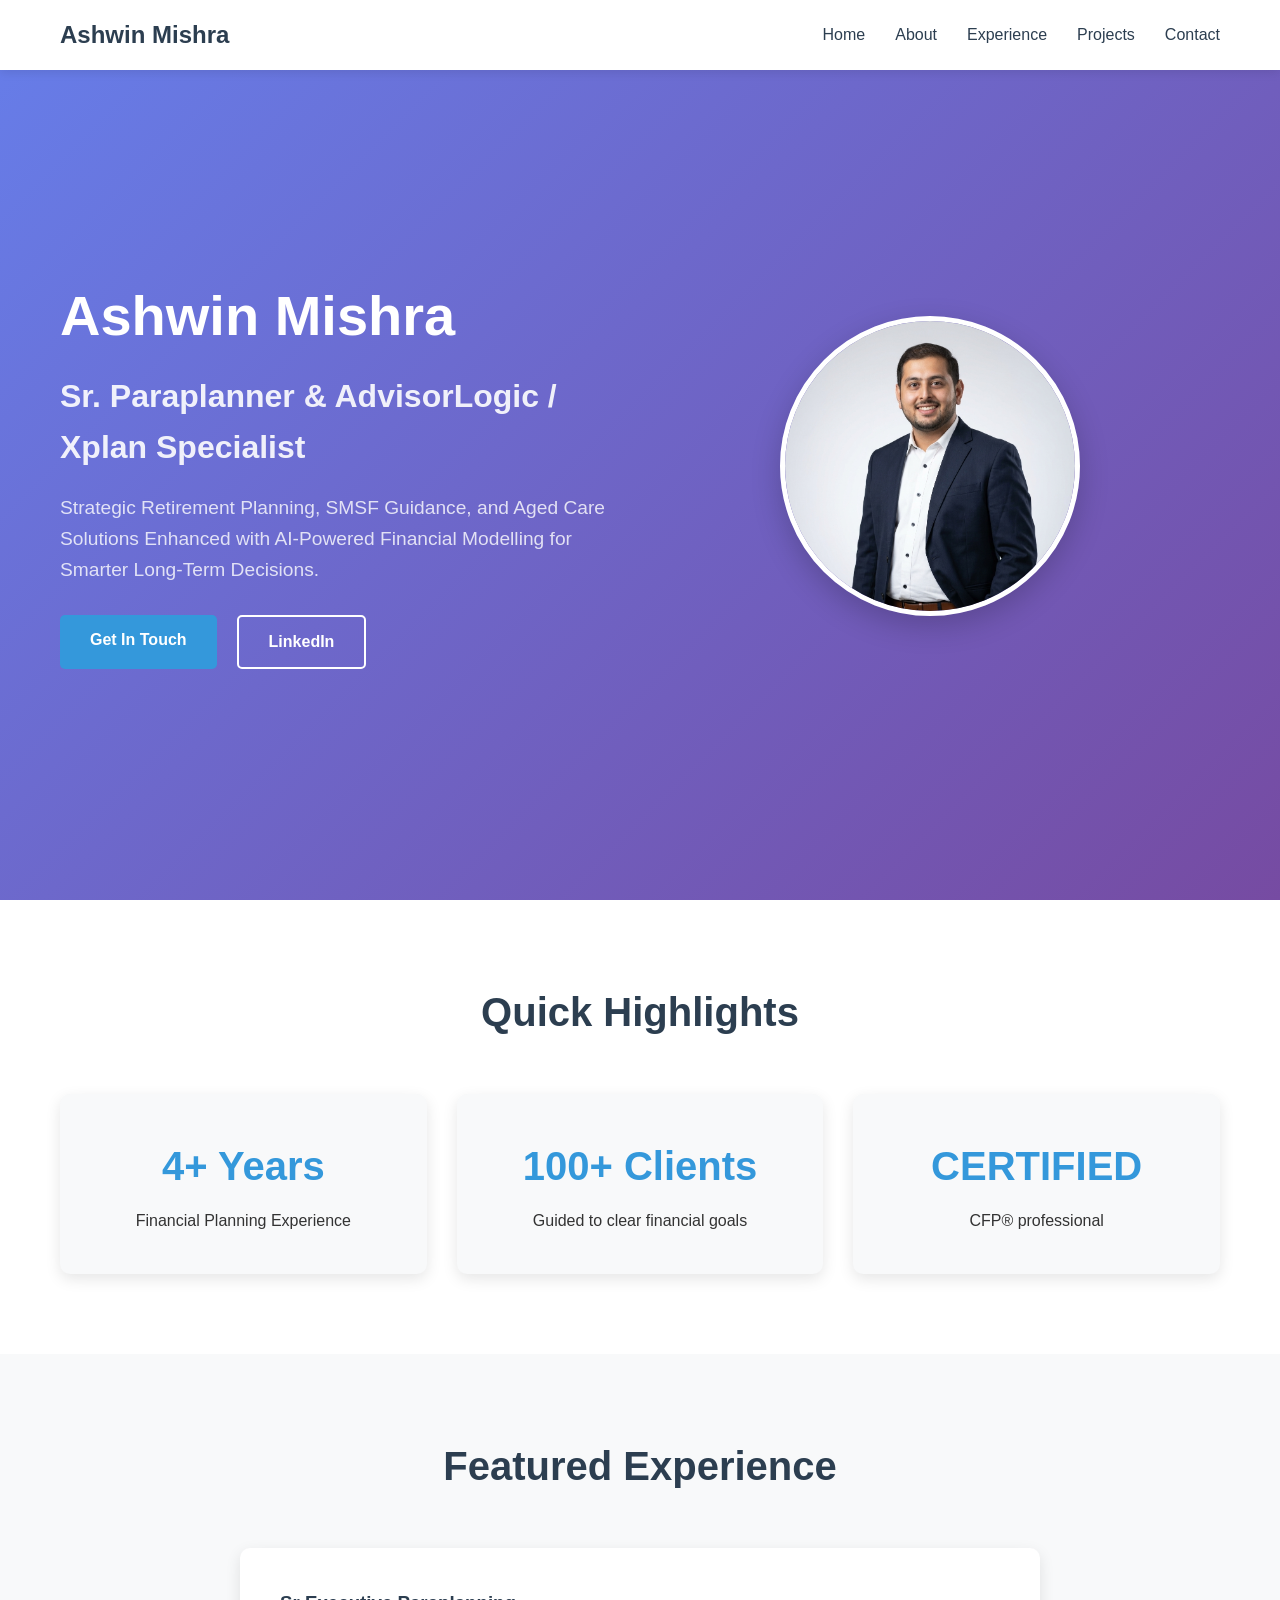
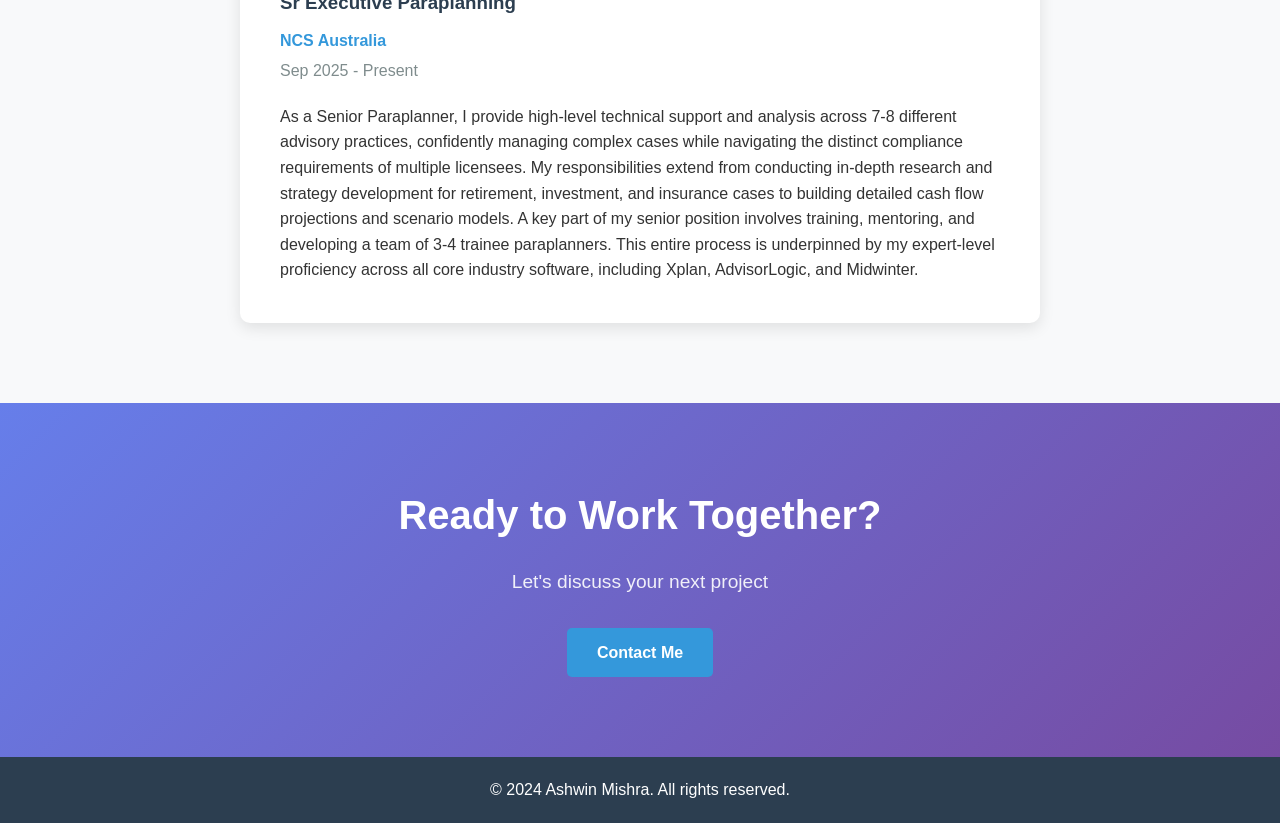
<file: index.html>
<!DOCTYPE html>
<html lang="en">
<head>
    <meta charset="UTF-8">
    <meta name="viewport" content="width=device-width, initial-scale=1.0">
    <title>Ashwin Mishra - Financial Paraplanner</title>
    <meta name="description" content="Professional portfolio of Ashwin Mishra, a skilled financial paraplanner helping clients achieve long-term financial goals.">
    <meta name="keywords" content="financial paraplanner, financial planning, investment planning, retirement planning, wealth management">
    <meta property="og:title" content="Ashwin Mishra - Financial Paraplanner">
    <meta property="og:description" content="Professional portfolio showcasing financial planning expertise and personalized wealth strategies.">
    <meta property="og:image" content="images/profile.jpg">
    <meta property="og:url" content="https://ashwinmishra.dev">
    <link rel="stylesheet" href="css/style.css">
</head>
<body>
    <header>
        <nav class="navbar">
            <div class="nav-container">
                <div class="nav-logo">
                    <a href="index.html">Ashwin Mishra</a>
                </div>
                <ul class="nav-menu">
                    <li><a href="index.html">Home</a></li>
                    <li><a href="about.html">About</a></li>
                    <li><a href="experience.html">Experience</a></li>
                    <li><a href="projects.html">Projects</a></li>
                    <li><a href="contact.html">Contact</a></li>
                </ul>
                <div class="hamburger">
                    <span class="bar"></span>
                    <span class="bar"></span>
                    <span class="bar"></span>
                </div>
            </div>
        </nav>
    </header>

    <main>
        <section id="hero" class="hero-section">
            <div class="hero-container">
                <div class="hero-content">
                    <h1>Ashwin Mishra</h1>
                    <h2>Sr. Paraplanner & AdvisorLogic / Xplan Specialist</h2>
                    <p>Strategic Retirement Planning, SMSF Guidance, and Aged Care Solutions Enhanced with AI-Powered Financial Modelling for Smarter Long-Term Decisions.</p>
                    <div class="hero-buttons">
                        <a href="contact.html" class="btn btn-primary">Get In Touch</a>
                        <a href="https://www.linkedin.com/in/ashwin-mishra-5612a4107/" class="btn btn-secondary" target="_blank">LinkedIn</a>
                    </div>
                </div>
                <div class="hero-image">
                    <img src="images/profile.jpg" alt="Ashwin Mishra - Full Stack Developer" class="profile-img">
                </div>
            </div>
        </section>

        <section id="highlights" class="highlights-section">
            <div class="container">
                <h2>Quick Highlights</h2>
                <div class="highlights-grid">
                    <div class="highlight-card">
                        <h3>4+ Years</h3>
                        <p>Financial Planning Experience</p>
                    </div>
                    <div class="highlight-card">
                        <h3>100+ Clients</h3>
                        <p>Guided to clear financial goals</p>
                    </div>
                    <div class="highlight-card">
                        <h3>CERTIFIED</h3>
                        <p>CFP® professional</p>
                    </div>
                </div>
            </div>
        </section>

        <section id="featured-experience" class="featured-experience-section">
            <div class="container">
                <h2>Featured Experience</h2>
                <div class="experience-card">
                    <h3>Sr Executive Paraplanning</h3>
                    <p class="company">NCS Australia</p>
                    <p class="duration">Sep 2025 - Present</p>
                    <p>As a Senior Paraplanner, I provide high-level technical support and analysis across 7-8 different advisory practices, confidently managing complex cases while navigating the distinct compliance requirements of multiple licensees. My responsibilities extend from conducting in-depth research and strategy development for retirement, investment, and insurance cases to building detailed cash flow projections and scenario models. A key part of my senior position involves training, mentoring, and developing a team of 3-4 trainee paraplanners. This entire process is underpinned by my expert-level proficiency across all core industry software, including Xplan, AdvisorLogic, and Midwinter.</p>
                </div>
            </div>
        </section>

        <section id="cta" class="cta-section">
            <div class="container">
                <h2>Ready to Work Together?</h2>
                <p>Let's discuss your next project</p>
                <a href="contact.html" class="btn btn-primary">Contact Me</a>
            </div>
        </section>
    </main>

    <footer>
        <div class="container">
            <p>&copy; 2024 Ashwin Mishra. All rights reserved.</p>
        </div>
    </footer>

    <script src="js/script.js"></script>
</body>
</html>
</file>
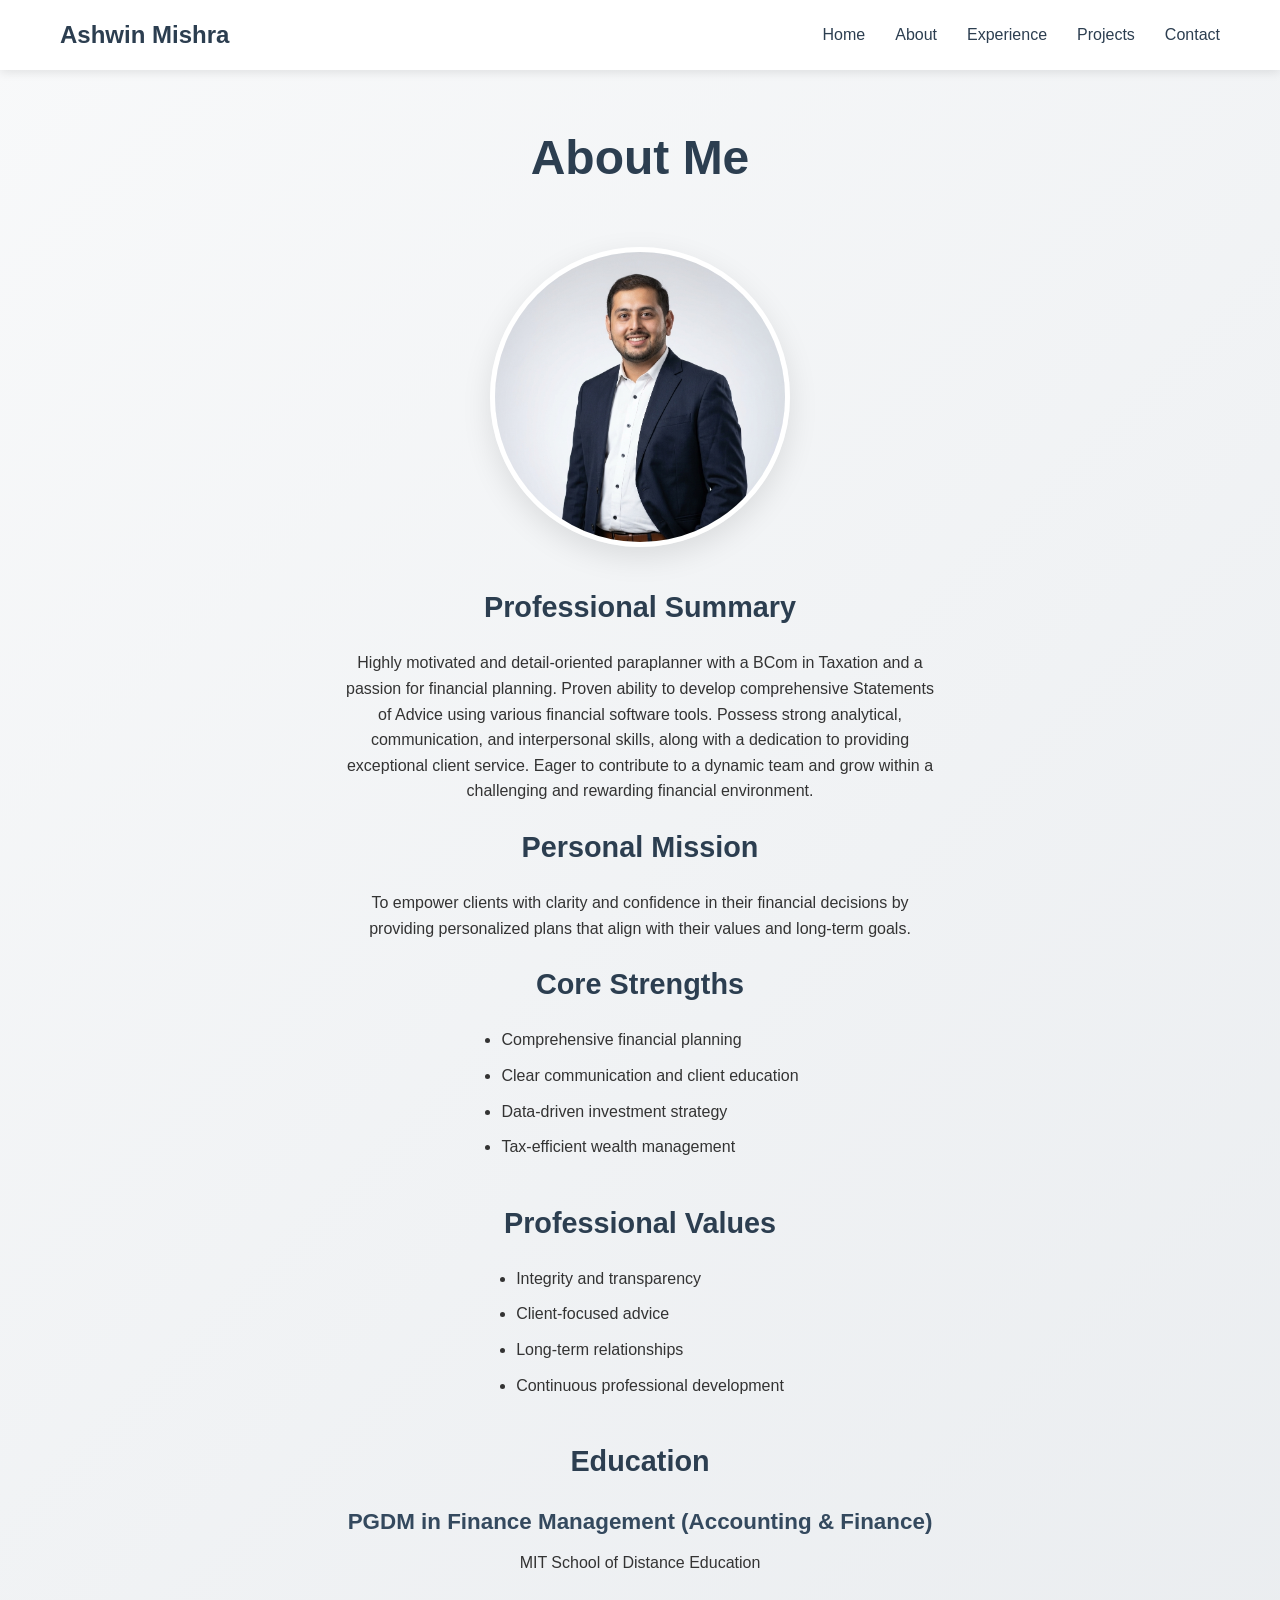
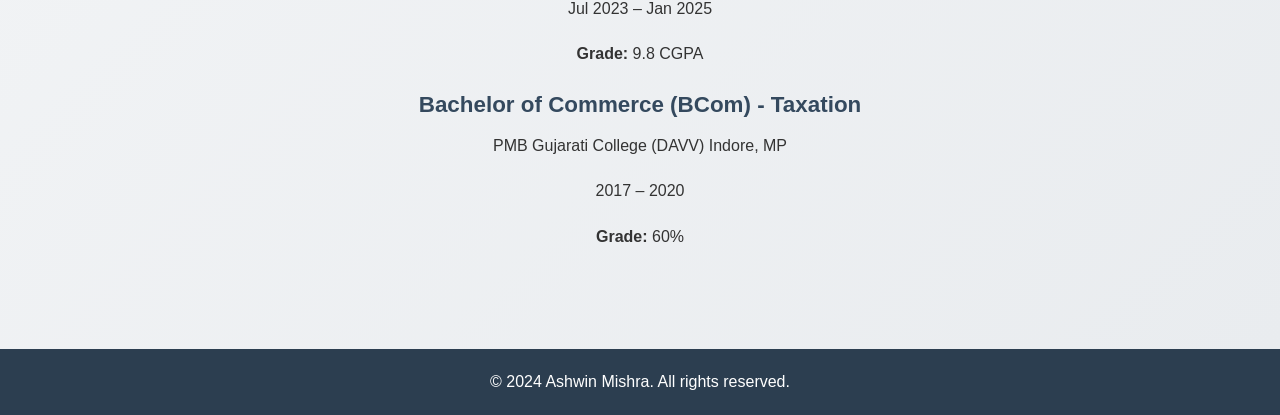
<file: about.html>
<!DOCTYPE html>
<html lang="en">
<head>
    <meta charset="UTF-8">
    <meta name="viewport" content="width=device-width, initial-scale=1.0">
    <title>About - Ashwin Mishra</title>
    <meta name="description" content="Learn more about Ashwin Mishra, his professional background, mission, and values.">
    <link rel="stylesheet" href="css/style.css">
</head>
<body>
    <header>
        <nav class="navbar">
            <div class="nav-container">
                <div class="nav-logo">
                    <a href="index.html">Ashwin Mishra</a>
                </div>
                <ul class="nav-menu">
                    <li><a href="index.html">Home</a></li>
                    <li><a href="about.html">About</a></li>
                    <li><a href="experience.html">Experience</a></li>
                    <li><a href="projects.html">Projects</a></li>
                    <li><a href="contact.html">Contact</a></li>
                </ul>
                <div class="hamburger">
                    <span class="bar"></span>
                    <span class="bar"></span>
                    <span class="bar"></span>
                </div>
            </div>
        </nav>
    </header>

    <main>
        <section class="about-section">
            <div class="container">
                <h1>About Me</h1>
                <div class="about-content">
                    <div class="about-text">
                        <h2>Professional Summary</h2>
                        <p>Highly motivated and detail-oriented paraplanner with a BCom in Taxation and a passion for financial planning. Proven ability to develop comprehensive Statements of Advice using various financial software tools. Possess strong analytical, communication, and interpersonal skills, along with a dedication to providing exceptional client service. Eager to contribute to a dynamic team and grow within a challenging and rewarding financial environment.</p>
                        
                        <h2>Personal Mission</h2>
                        <p>To empower clients with clarity and confidence in their financial decisions by providing personalized plans that align with their values and long-term goals.</p>
                        
                        <h2>Core Strengths</h2>
                        <ul>
                            <li>Comprehensive financial planning</li>
                            <li>Clear communication and client education</li>
                            <li>Data-driven investment strategy</li>
                            <li>Tax-efficient wealth management</li>
                        </ul>
                        
                        <h2>Professional Values</h2>
                        <ul>
                            <li>Integrity and transparency</li>
                            <li>Client-focused advice</li>
                            <li>Long-term relationships</li>
                            <li>Continuous professional development</li>
                        </ul>

                        <h2>Education</h2>
                        <div class="education-item">
                            <h3>PGDM in Finance Management (Accounting & Finance)</h3>
                            <p>MIT School of Distance Education</p>
                            <p>Jul 2023 – Jan 2025</p>
                            <p><strong>Grade:</strong> 9.8 CGPA</p>
                        </div>
                        <div class="education-item">
                            <h3>Bachelor of Commerce (BCom) - Taxation</h3>
                            <p>PMB Gujarati College (DAVV) Indore, MP</p>
                            <p>2017 – 2020</p>
                            <p><strong>Grade:</strong> 60%</p>
                        </div>
                    </div>
                    <div class="about-image">
                        <img src="images/profile.jpg" alt="Ashwin Mishra" class="profile-img">
                    </div>
                </div>
            </div>
        </section>
    </main>

    <footer>
        <div class="container">
            <p>&copy; 2024 Ashwin Mishra. All rights reserved.</p>
        </div>
    </footer>

    <script src="js/script.js"></script>
</body>
</html>
</file>
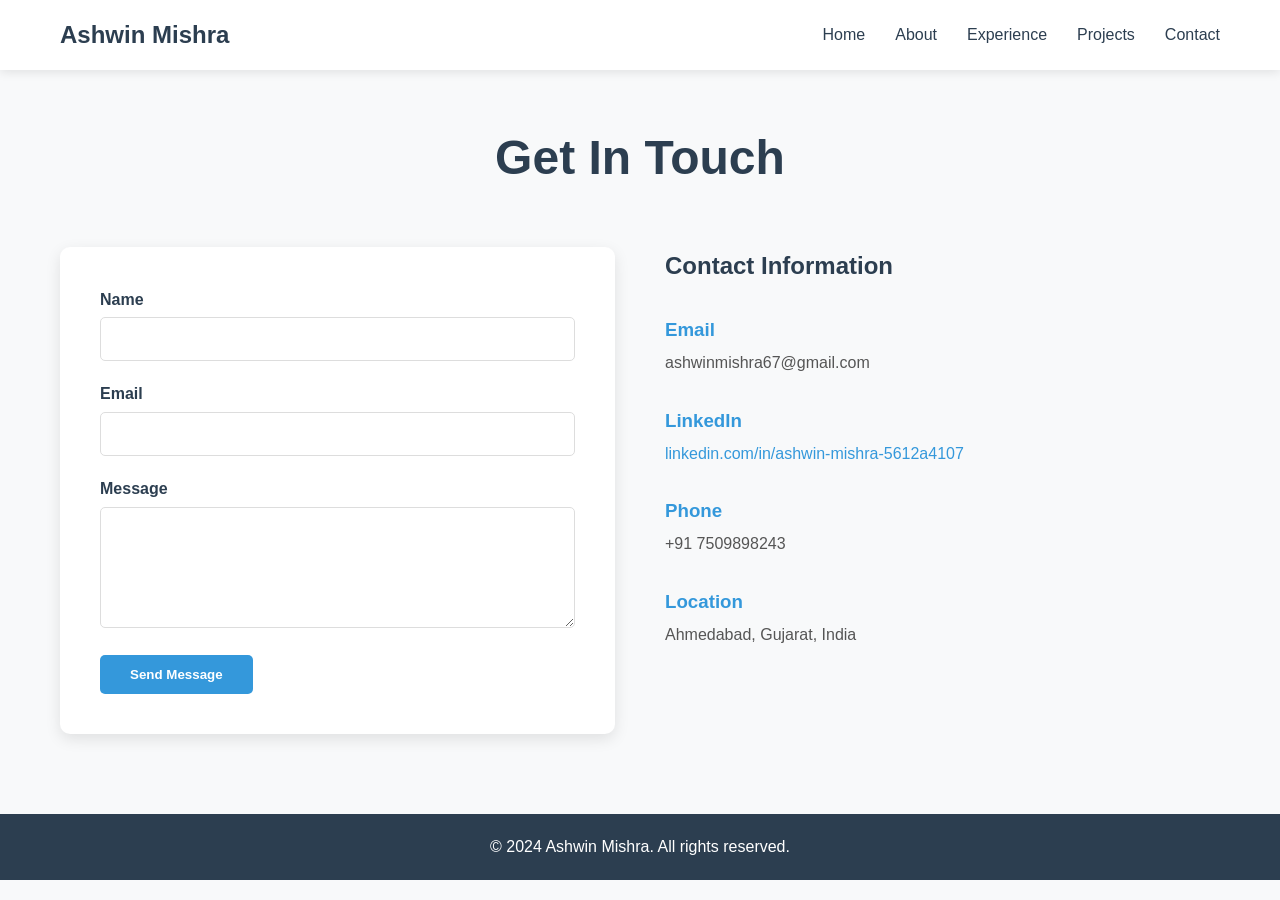
<file: contact.html>
<!DOCTYPE html>
<html lang="en">
<head>
    <meta charset="UTF-8">
    <meta name="viewport" content="width=device-width, initial-scale=1.0">
    <title>Contact - Ashwin Mishra</title>
    <meta name="description" content="Get in touch with Ashwin Mishra for collaboration opportunities.">
    <link rel="stylesheet" href="css/style.css">
</head>
<body>
    <header>
        <nav class="navbar">
            <div class="nav-container">
                <div class="nav-logo">
                    <a href="index.html">Ashwin Mishra</a>
                </div>
                <ul class="nav-menu">
                    <li><a href="index.html">Home</a></li>
                    <li><a href="about.html">About</a></li>
                    <li><a href="experience.html">Experience</a></li>
                    <li><a href="projects.html">Projects</a></li>
                    <li><a href="contact.html">Contact</a></li>
                </ul>
                <div class="hamburger">
                    <span class="bar"></span>
                    <span class="bar"></span>
                    <span class="bar"></span>
                </div>
            </div>
        </nav>
    </header>

    <main>
        <section class="contact-section">
            <div class="container">
                <h1>Get In Touch</h1>
                <div class="contact-content">
                    <div class="contact-form">
                        <form id="contactForm">
                            <div class="form-group">
                                <label for="name">Name</label>
                                <input type="text" id="name" name="name" required>
                                <span class="error" id="nameError"></span>
                            </div>
                            <div class="form-group">
                                <label for="email">Email</label>
                                <input type="email" id="email" name="email" required>
                                <span class="error" id="emailError"></span>
                            </div>
                            <div class="form-group">
                                <label for="message">Message</label>
                                <textarea id="message" name="message" rows="5" required></textarea>
                                <span class="error" id="messageError"></span>
                            </div>
                            <button type="submit" class="btn btn-primary">Send Message</button>
                        </form>
                    </div>
                    <div class="contact-info">
                        <h2>Contact Information</h2>
                        <div class="contact-item">
                            <h3>Email</h3>
                            <p>ashwinmishra67@gmail.com</p>
                        </div>
                        <div class="contact-item">
                            <h3>LinkedIn</h3>
                            <p><a href="https://www.linkedin.com/in/ashwin-mishra-5612a4107/" target="_blank">linkedin.com/in/ashwin-mishra-5612a4107</a></p>
                        </div>
                        <div class="contact-item">
                            <h3>Phone</h3>
                            <p>+91 7509898243</p>
                        </div>
                        <div class="contact-item">
                            <h3>Location</h3>
                            <p>Ahmedabad, Gujarat, India</p>
                        </div>
                    </div>
                </div>
            </div>
        </section>
    </main>

    <footer>
        <div class="container">
            <p>&copy; 2024 Ashwin Mishra. All rights reserved.</p>
        </div>
    </footer>

    <script src="js/script.js"></script>
</body>
</html>
</file>
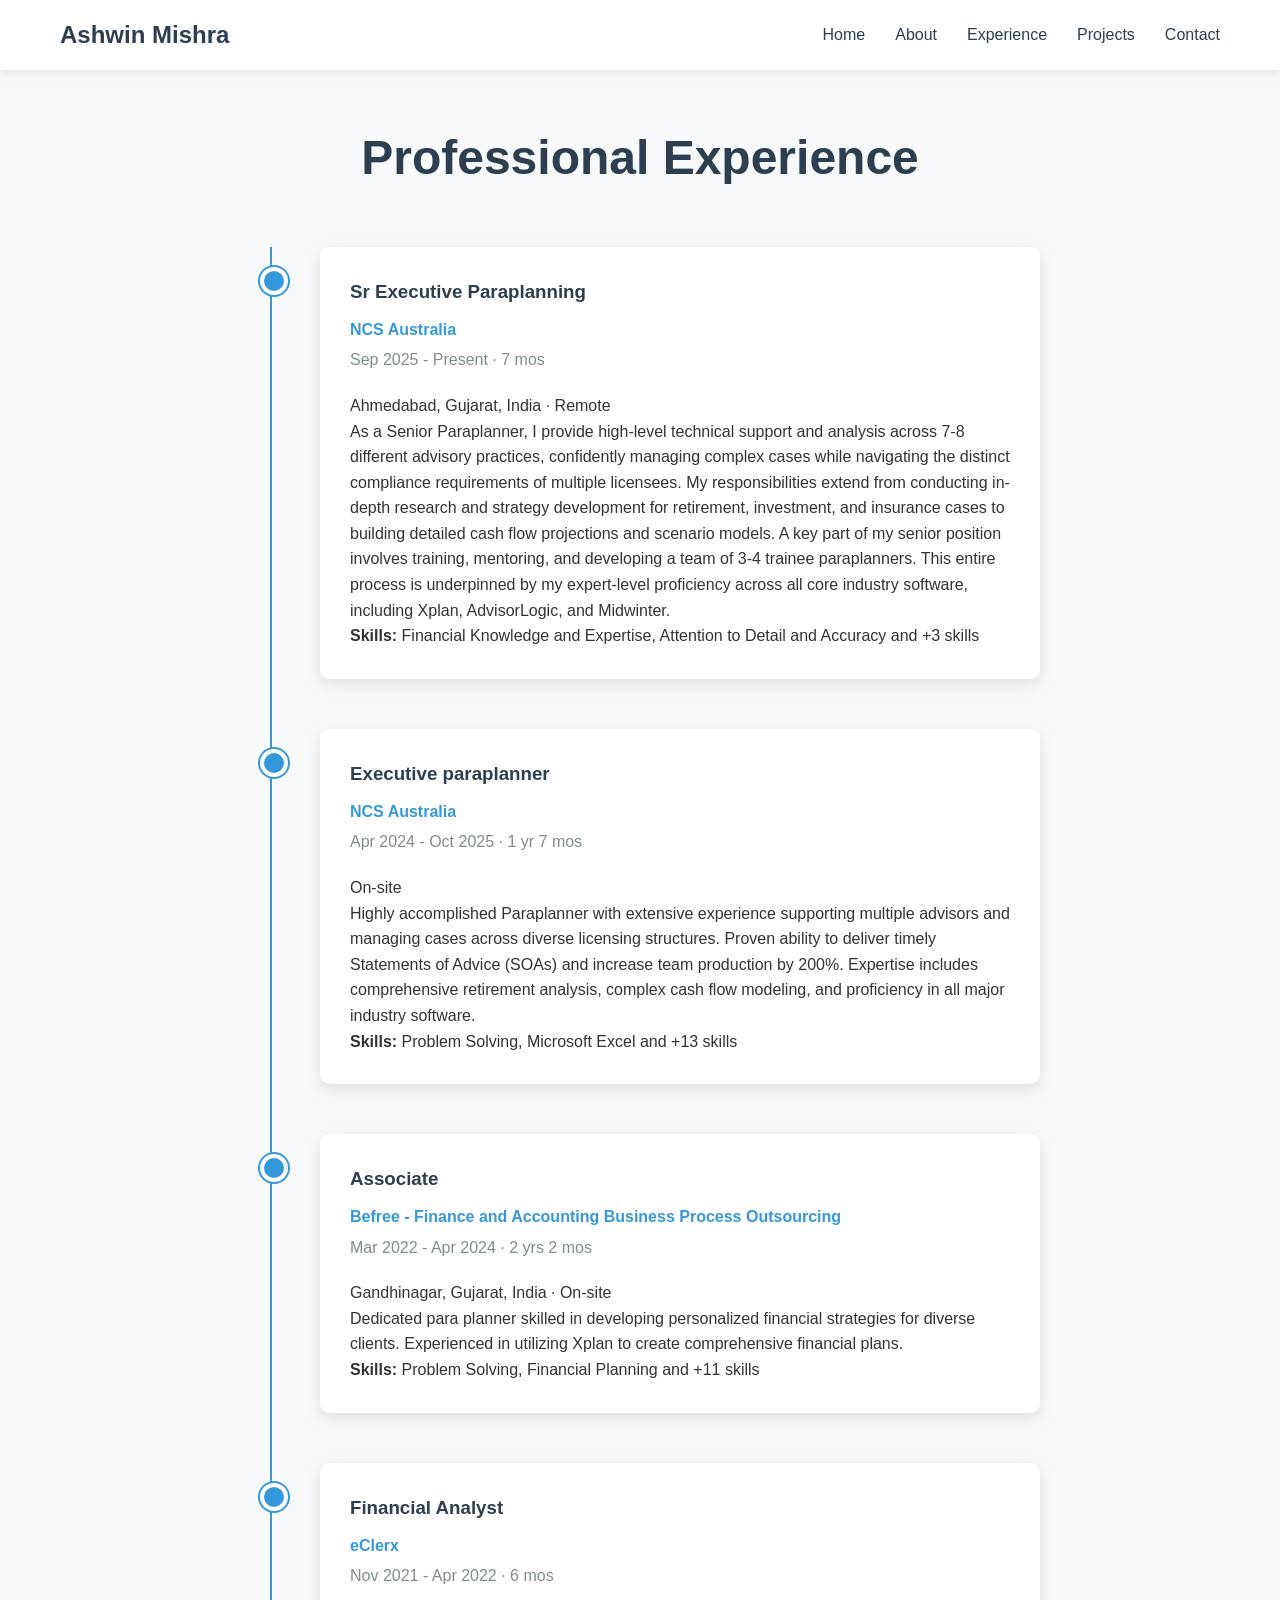
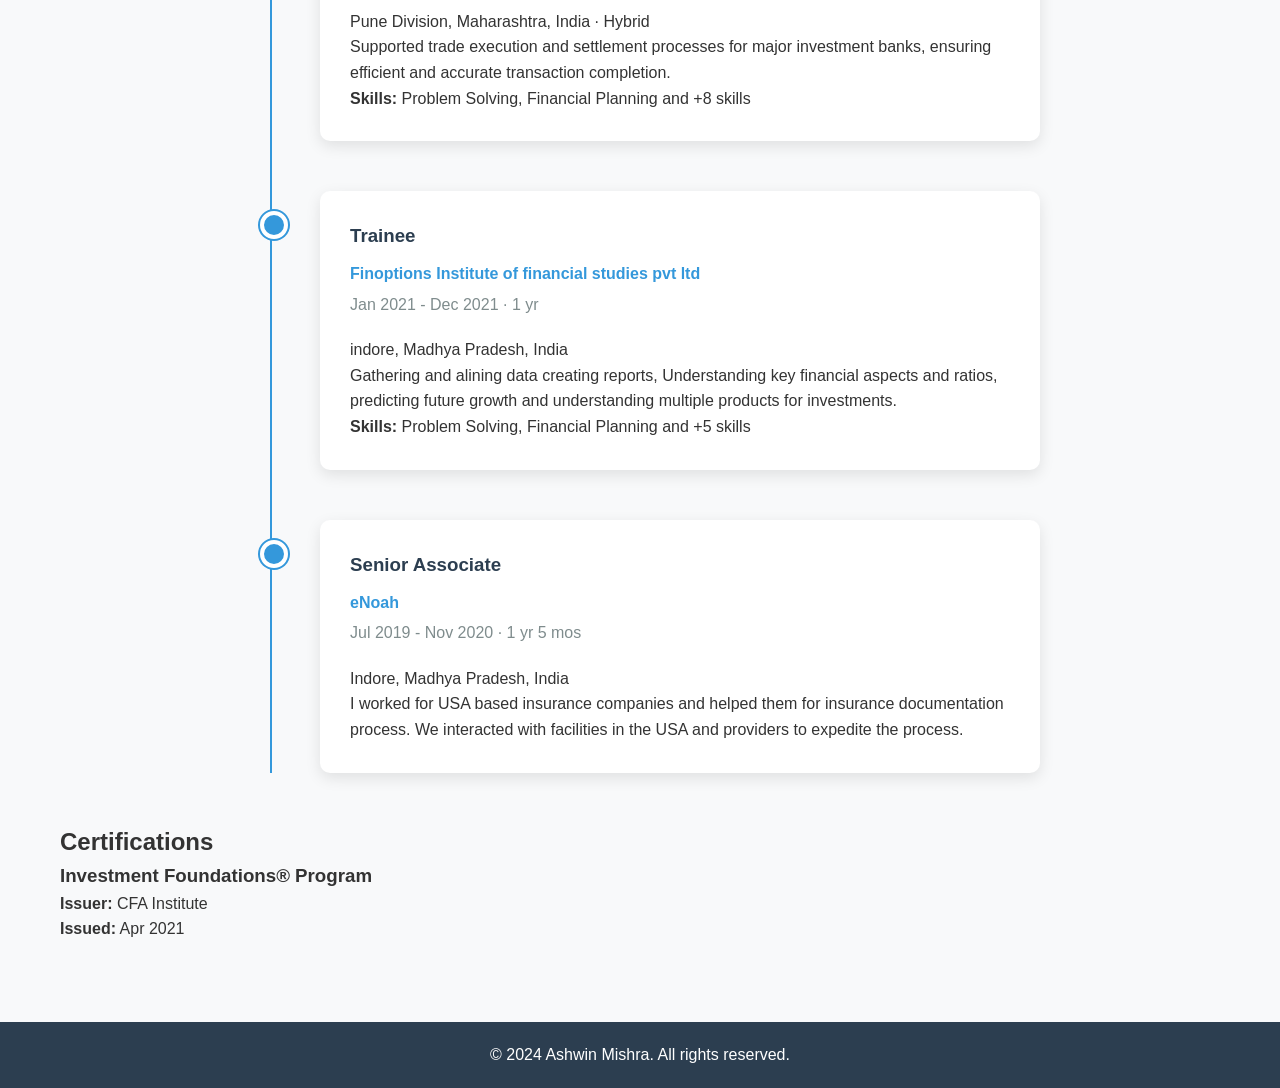
<file: experience.html>
<!DOCTYPE html>
<html lang="en">
<head>
    <meta charset="UTF-8">
    <meta name="viewport" content="width=device-width, initial-scale=1.0">
    <title>Experience - Ashwin Mishra</title>
    <meta name="description" content="Explore Ashwin Mishra's professional experience and career timeline.">
    <link rel="stylesheet" href="css/style.css">
</head>
<body>
    <header>
        <nav class="navbar">
            <div class="nav-container">
                <div class="nav-logo">
                    <a href="index.html">Ashwin Mishra</a>
                </div>
                <ul class="nav-menu">
                    <li><a href="index.html">Home</a></li>
                    <li><a href="about.html">About</a></li>
                    <li><a href="experience.html">Experience</a></li>
                    <li><a href="projects.html">Projects</a></li>
                    <li><a href="contact.html">Contact</a></li>
                </ul>
                <div class="hamburger">
                    <span class="bar"></span>
                    <span class="bar"></span>
                    <span class="bar"></span>
                </div>
            </div>
        </nav>
    </header>

    <main>
        <section class="experience-section">
            <div class="container">
                <h1>Professional Experience</h1>
                <div class="timeline">
                    <div class="timeline-item">
                        <div class="timeline-content">
                            <h3>Sr Executive Paraplanning</h3>
                            <p class="company">NCS Australia</p>
                            <p class="duration">Sep 2025 - Present · 7 mos</p>
                            <p class="location">Ahmedabad, Gujarat, India · Remote</p>
                            <p>As a Senior Paraplanner, I provide high-level technical support and analysis across 7-8 different advisory practices, confidently managing complex cases while navigating the distinct compliance requirements of multiple licensees. My responsibilities extend from conducting in-depth research and strategy development for retirement, investment, and insurance cases to building detailed cash flow projections and scenario models. A key part of my senior position involves training, mentoring, and developing a team of 3-4 trainee paraplanners. This entire process is underpinned by my expert-level proficiency across all core industry software, including Xplan, AdvisorLogic, and Midwinter.</p>
                            <p><strong>Skills:</strong> Financial Knowledge and Expertise, Attention to Detail and Accuracy and +3 skills</p>
                        </div>
                    </div>
                    
                    <div class="timeline-item">
                        <div class="timeline-content">
                            <h3>Executive paraplanner</h3>
                            <p class="company">NCS Australia</p>
                            <p class="duration">Apr 2024 - Oct 2025 · 1 yr 7 mos</p>
                            <p class="location">On-site</p>
                            <p>Highly accomplished Paraplanner with extensive experience supporting multiple advisors and managing cases across diverse licensing structures. Proven ability to deliver timely Statements of Advice (SOAs) and increase team production by 200%. Expertise includes comprehensive retirement analysis, complex cash flow modeling, and proficiency in all major industry software.</p>
                            <p><strong>Skills:</strong> Problem Solving, Microsoft Excel and +13 skills</p>
                        </div>
                    </div>
                    
                    <div class="timeline-item">
                        <div class="timeline-content">
                            <h3>Associate</h3>
                            <p class="company">Befree - Finance and Accounting Business Process Outsourcing</p>
                            <p class="duration">Mar 2022 - Apr 2024 · 2 yrs 2 mos</p>
                            <p class="location">Gandhinagar, Gujarat, India · On-site</p>
                            <p>Dedicated para planner skilled in developing personalized financial strategies for diverse clients. Experienced in utilizing Xplan to create comprehensive financial plans.</p>
                            <p><strong>Skills:</strong> Problem Solving, Financial Planning and +11 skills</p>
                        </div>
                    </div>
                    
                    <div class="timeline-item">
                        <div class="timeline-content">
                            <h3>Financial Analyst</h3>
                            <p class="company">eClerx</p>
                            <p class="duration">Nov 2021 - Apr 2022 · 6 mos</p>
                            <p class="location">Pune Division, Maharashtra, India · Hybrid</p>
                            <p>Supported trade execution and settlement processes for major investment banks, ensuring efficient and accurate transaction completion.</p>
                            <p><strong>Skills:</strong> Problem Solving, Financial Planning and +8 skills</p>
                        </div>
                    </div>
                    
                    <div class="timeline-item">
                        <div class="timeline-content">
                            <h3>Trainee</h3>
                            <p class="company">Finoptions Institute of financial studies pvt ltd</p>
                            <p class="duration">Jan 2021 - Dec 2021 · 1 yr</p>
                            <p class="location">indore, Madhya Pradesh, India</p>
                            <p>Gathering and alining data creating reports, Understanding key financial aspects and ratios, predicting future growth and understanding multiple products for investments.</p>
                            <p><strong>Skills:</strong> Problem Solving, Financial Planning and +5 skills</p>
                        </div>
                    </div>
                    
                    <div class="timeline-item">
                        <div class="timeline-content">
                            <h3>Senior Associate</h3>
                            <p class="company">eNoah</p>
                            <p class="duration">Jul 2019 - Nov 2020 · 1 yr 5 mos</p>
                            <p class="location">Indore, Madhya Pradesh, India</p>
                            <p>I worked for USA based insurance companies and helped them for insurance documentation process. We interacted with facilities in the USA and providers to expedite the process.</p>
                        </div>
                    </div>
                </div>

                <section class="certifications-section">
                    <h2>Certifications</h2>
                    <div class="cert-card">
                        <h3>Investment Foundations® Program</h3>
                        <p><strong>Issuer:</strong> CFA Institute</p>
                        <p><strong>Issued:</strong> Apr 2021</p>
                    </div>
                </section>
            </div>
        </section>
            </div>
        </section>
    </main>

    <footer>
        <div class="container">
            <p>&copy; 2024 Ashwin Mishra. All rights reserved.</p>
        </div>
    </footer>

    <script src="js/script.js"></script>
</body>
</html>
</file>
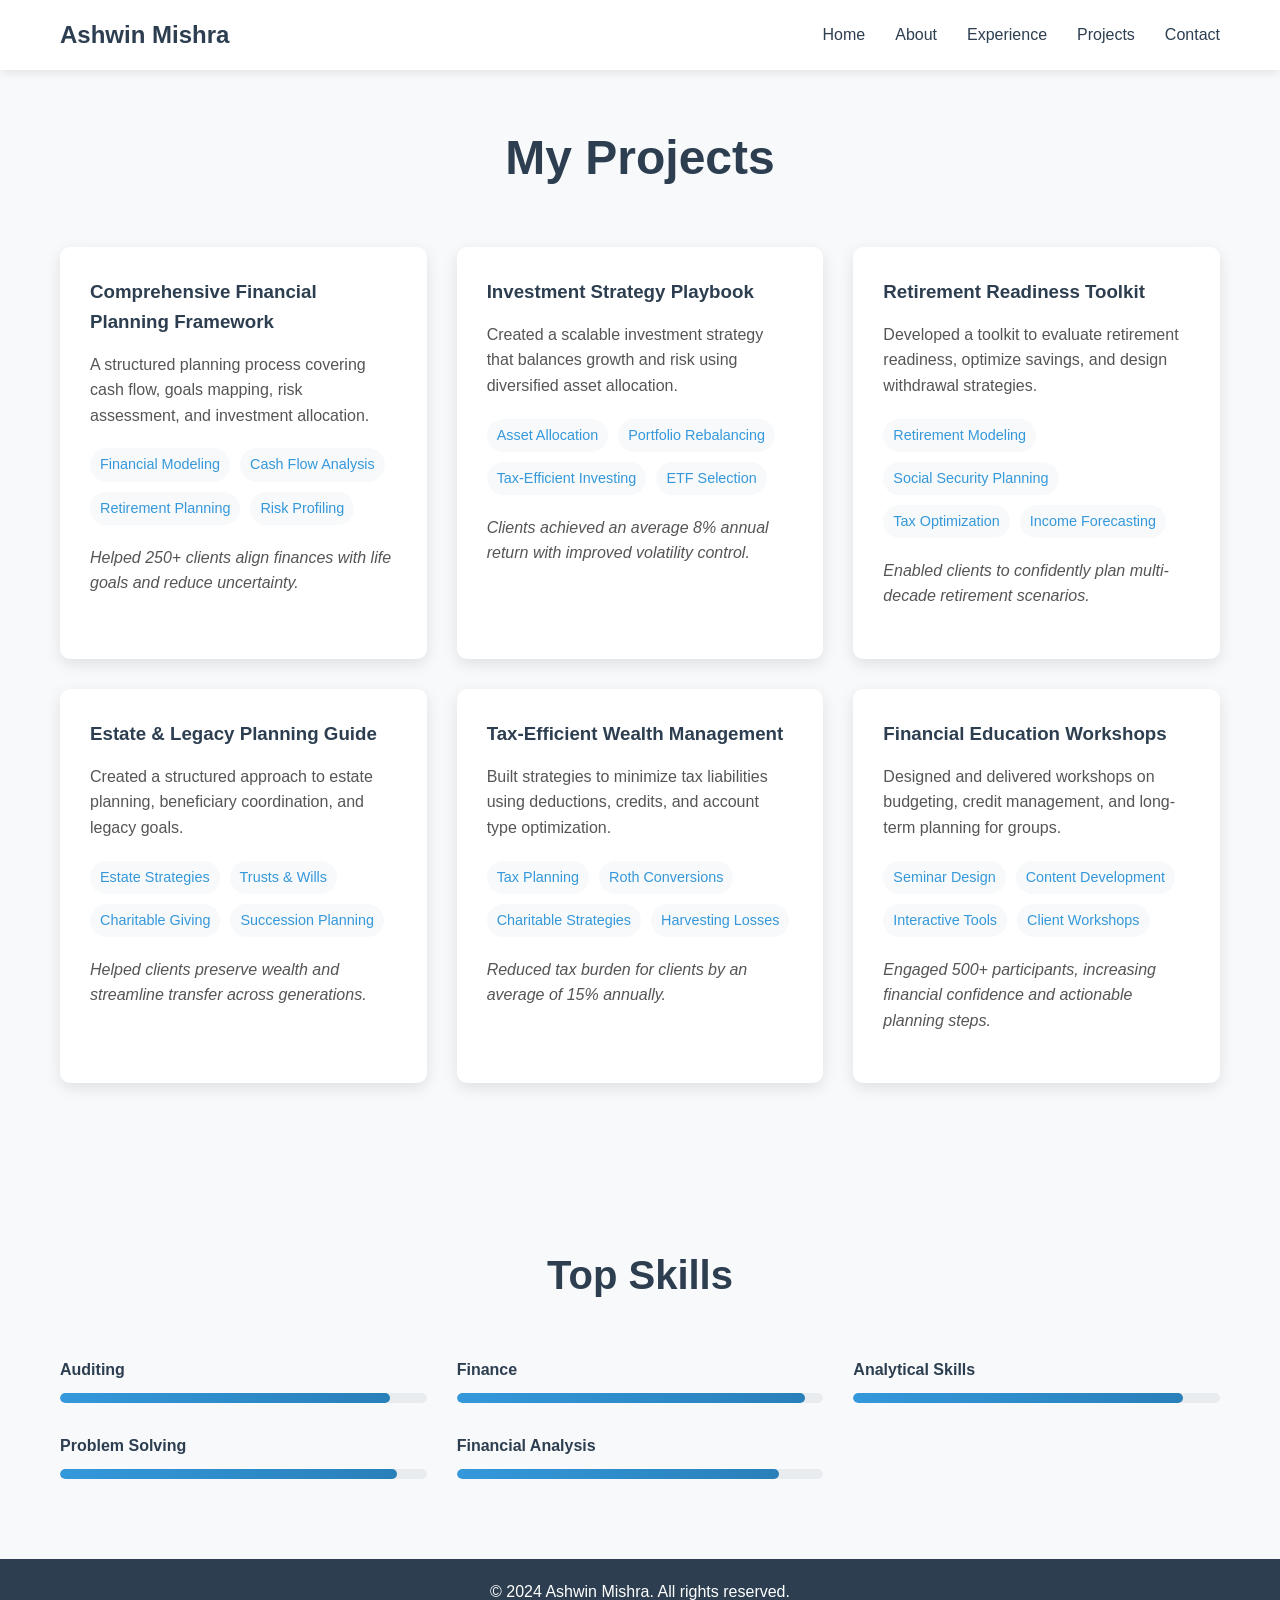
<file: projects.html>
<!DOCTYPE html>
<html lang="en">
<head>
    <meta charset="UTF-8">
    <meta name="viewport" content="width=device-width, initial-scale=1.0">
    <title>Projects - Ashwin Mishra</title>
    <meta name="description" content="Explore Ashwin Mishra's portfolio of projects and work samples.">
    <link rel="stylesheet" href="css/style.css">
</head>
<body>
    <header>
        <nav class="navbar">
            <div class="nav-container">
                <div class="nav-logo">
                    <a href="index.html">Ashwin Mishra</a>
                </div>
                <ul class="nav-menu">
                    <li><a href="index.html">Home</a></li>
                    <li><a href="about.html">About</a></li>
                    <li><a href="experience.html">Experience</a></li>
                    <li><a href="projects.html">Projects</a></li>
                    <li><a href="contact.html">Contact</a></li>
                </ul>
                <div class="hamburger">
                    <span class="bar"></span>
                    <span class="bar"></span>
                    <span class="bar"></span>
                </div>
            </div>
        </nav>
    </header>

    <main>
        <section class="projects-section">
            <div class="container">
                <h1>My Projects</h1>
                <div class="projects-grid">
                    <div class="project-card">
                        <h3>Comprehensive Financial Planning Framework</h3>
                        <p>A structured planning process covering cash flow, goals mapping, risk assessment, and investment allocation.</p>
                        <div class="technologies">
                            <span>Financial Modeling</span>
                            <span>Cash Flow Analysis</span>
                            <span>Retirement Planning</span>
                            <span>Risk Profiling</span>
                        </div>
                        <p class="impact">Helped 250+ clients align finances with life goals and reduce uncertainty.</p>
                    </div>

                    <div class="project-card">
                        <h3>Investment Strategy Playbook</h3>
                        <p>Created a scalable investment strategy that balances growth and risk using diversified asset allocation.</p>
                        <div class="technologies">
                            <span>Asset Allocation</span>
                            <span>Portfolio Rebalancing</span>
                            <span>Tax-Efficient Investing</span>
                            <span>ETF Selection</span>
                        </div>
                        <p class="impact">Clients achieved an average 8% annual return with improved volatility control.</p>
                    </div>

                    <div class="project-card">
                        <h3>Retirement Readiness Toolkit</h3>
                        <p>Developed a toolkit to evaluate retirement readiness, optimize savings, and design withdrawal strategies.</p>
                        <div class="technologies">
                            <span>Retirement Modeling</span>
                            <span>Social Security Planning</span>
                            <span>Tax Optimization</span>
                            <span>Income Forecasting</span>
                        </div>
                        <p class="impact">Enabled clients to confidently plan multi-decade retirement scenarios.</p>
                    </div>

                    <div class="project-card">
                        <h3>Estate & Legacy Planning Guide</h3>
                        <p>Created a structured approach to estate planning, beneficiary coordination, and legacy goals.</p>
                        <div class="technologies">
                            <span>Estate Strategies</span>
                            <span>Trusts & Wills</span>
                            <span>Charitable Giving</span>
                            <span>Succession Planning</span>
                        </div>
                        <p class="impact">Helped clients preserve wealth and streamline transfer across generations.</p>
                    </div>

                    <div class="project-card">
                        <h3>Tax-Efficient Wealth Management</h3>
                        <p>Built strategies to minimize tax liabilities using deductions, credits, and account type optimization.</p>
                        <div class="technologies">
                            <span>Tax Planning</span>
                            <span>Roth Conversions</span>
                            <span>Charitable Strategies</span>
                            <span>Harvesting Losses</span>
                        </div>
                        <p class="impact">Reduced tax burden for clients by an average of 15% annually.</p>
                    </div>

                    <div class="project-card">
                        <h3>Financial Education Workshops</h3>
                        <p>Designed and delivered workshops on budgeting, credit management, and long-term planning for groups.</p>
                        <div class="technologies">
                            <span>Seminar Design</span>
                            <span>Content Development</span>
                            <span>Interactive Tools</span>
                            <span>Client Workshops</span>
                        </div>
                        <p class="impact">Engaged 500+ participants, increasing financial confidence and actionable planning steps.</p>
                    </div>
                </div>
            </div>
        </section>

        <section class="skills-section">
            <div class="container">
                <h2>Top Skills</h2>
                <div class="skills-grid">
                    <div class="skill-item">
                        <h4>Auditing</h4>
                        <div class="progress-bar">
                            <div class="progress" style="width: 90%"></div>
                        </div>
                    </div>
                    <div class="skill-item">
                        <h4>Finance</h4>
                        <div class="progress-bar">
                            <div class="progress" style="width: 95%"></div>
                        </div>
                    </div>
                    <div class="skill-item">
                        <h4>Analytical Skills</h4>
                        <div class="progress-bar">
                            <div class="progress" style="width: 90%"></div>
                        </div>
                    </div>
                    <div class="skill-item">
                        <h4>Problem Solving</h4>
                        <div class="progress-bar">
                            <div class="progress" style="width: 92%"></div>
                        </div>
                    </div>
                    <div class="skill-item">
                        <h4>Financial Analysis</h4>
                        <div class="progress-bar">
                            <div class="progress" style="width: 88%"></div>
                        </div>
                    </div>
                </div>
            </div>
        </section>
    </main>

    <footer>
        <div class="container">
            <p>&copy; 2024 Ashwin Mishra. All rights reserved.</p>
        </div>
    </footer>

    <script src="js/script.js"></script>
</body>
</html>
</file>
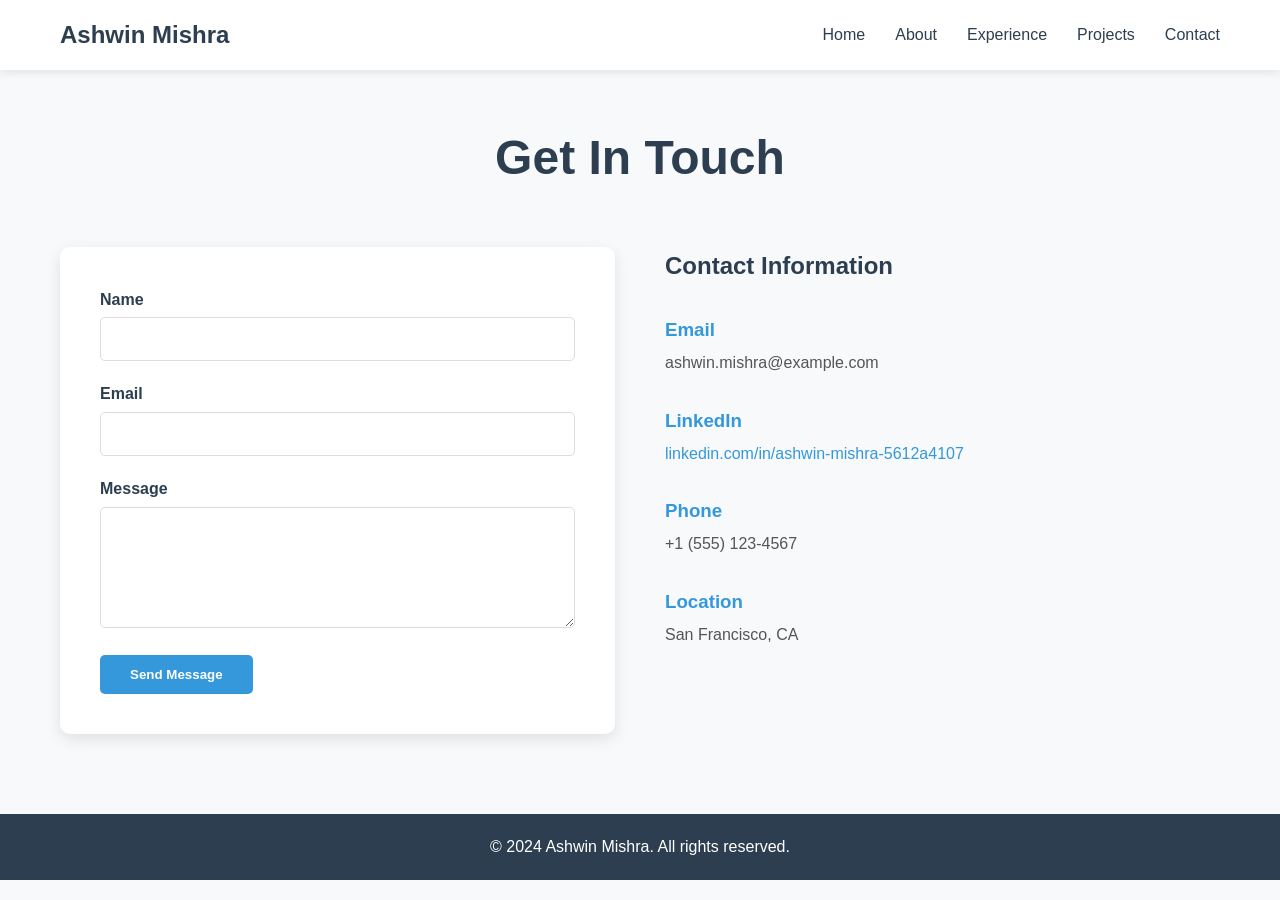
<file: portfolio-website/contact.html>
<!DOCTYPE html>
<html lang="en">
<head>
    <meta charset="UTF-8">
    <meta name="viewport" content="width=device-width, initial-scale=1.0">
    <title>Contact - Ashwin Mishra</title>
    <meta name="description" content="Get in touch with Ashwin Mishra for collaboration opportunities.">
    <link rel="stylesheet" href="css/style.css">
</head>
<body>
    <header>
        <nav class="navbar">
            <div class="nav-container">
                <div class="nav-logo">
                    <a href="index.html">Ashwin Mishra</a>
                </div>
                <ul class="nav-menu">
                    <li><a href="index.html">Home</a></li>
                    <li><a href="about.html">About</a></li>
                    <li><a href="experience.html">Experience</a></li>
                    <li><a href="projects.html">Projects</a></li>
                    <li><a href="contact.html">Contact</a></li>
                </ul>
                <div class="hamburger">
                    <span class="bar"></span>
                    <span class="bar"></span>
                    <span class="bar"></span>
                </div>
            </div>
        </nav>
    </header>

    <main>
        <section class="contact-section">
            <div class="container">
                <h1>Get In Touch</h1>
                <div class="contact-content">
                    <div class="contact-form">
                        <form id="contactForm">
                            <div class="form-group">
                                <label for="name">Name</label>
                                <input type="text" id="name" name="name" required>
                                <span class="error" id="nameError"></span>
                            </div>
                            <div class="form-group">
                                <label for="email">Email</label>
                                <input type="email" id="email" name="email" required>
                                <span class="error" id="emailError"></span>
                            </div>
                            <div class="form-group">
                                <label for="message">Message</label>
                                <textarea id="message" name="message" rows="5" required></textarea>
                                <span class="error" id="messageError"></span>
                            </div>
                            <button type="submit" class="btn btn-primary">Send Message</button>
                        </form>
                    </div>
                    <div class="contact-info">
                        <h2>Contact Information</h2>
                        <div class="contact-item">
                            <h3>Email</h3>
                            <p>ashwin.mishra@example.com</p>
                        </div>
                        <div class="contact-item">
                            <h3>LinkedIn</h3>
                            <p><a href="https://www.linkedin.com/in/ashwin-mishra-5612a4107/" target="_blank">linkedin.com/in/ashwin-mishra-5612a4107</a></p>
                        </div>
                        <div class="contact-item">
                            <h3>Phone</h3>
                            <p>+1 (555) 123-4567</p>
                        </div>
                        <div class="contact-item">
                            <h3>Location</h3>
                            <p>San Francisco, CA</p>
                        </div>
                    </div>
                </div>
            </div>
        </section>
    </main>

    <footer>
        <div class="container">
            <p>&copy; 2024 Ashwin Mishra. All rights reserved.</p>
        </div>
    </footer>

    <script src="js/script.js"></script>
</body>
</html>
</file>
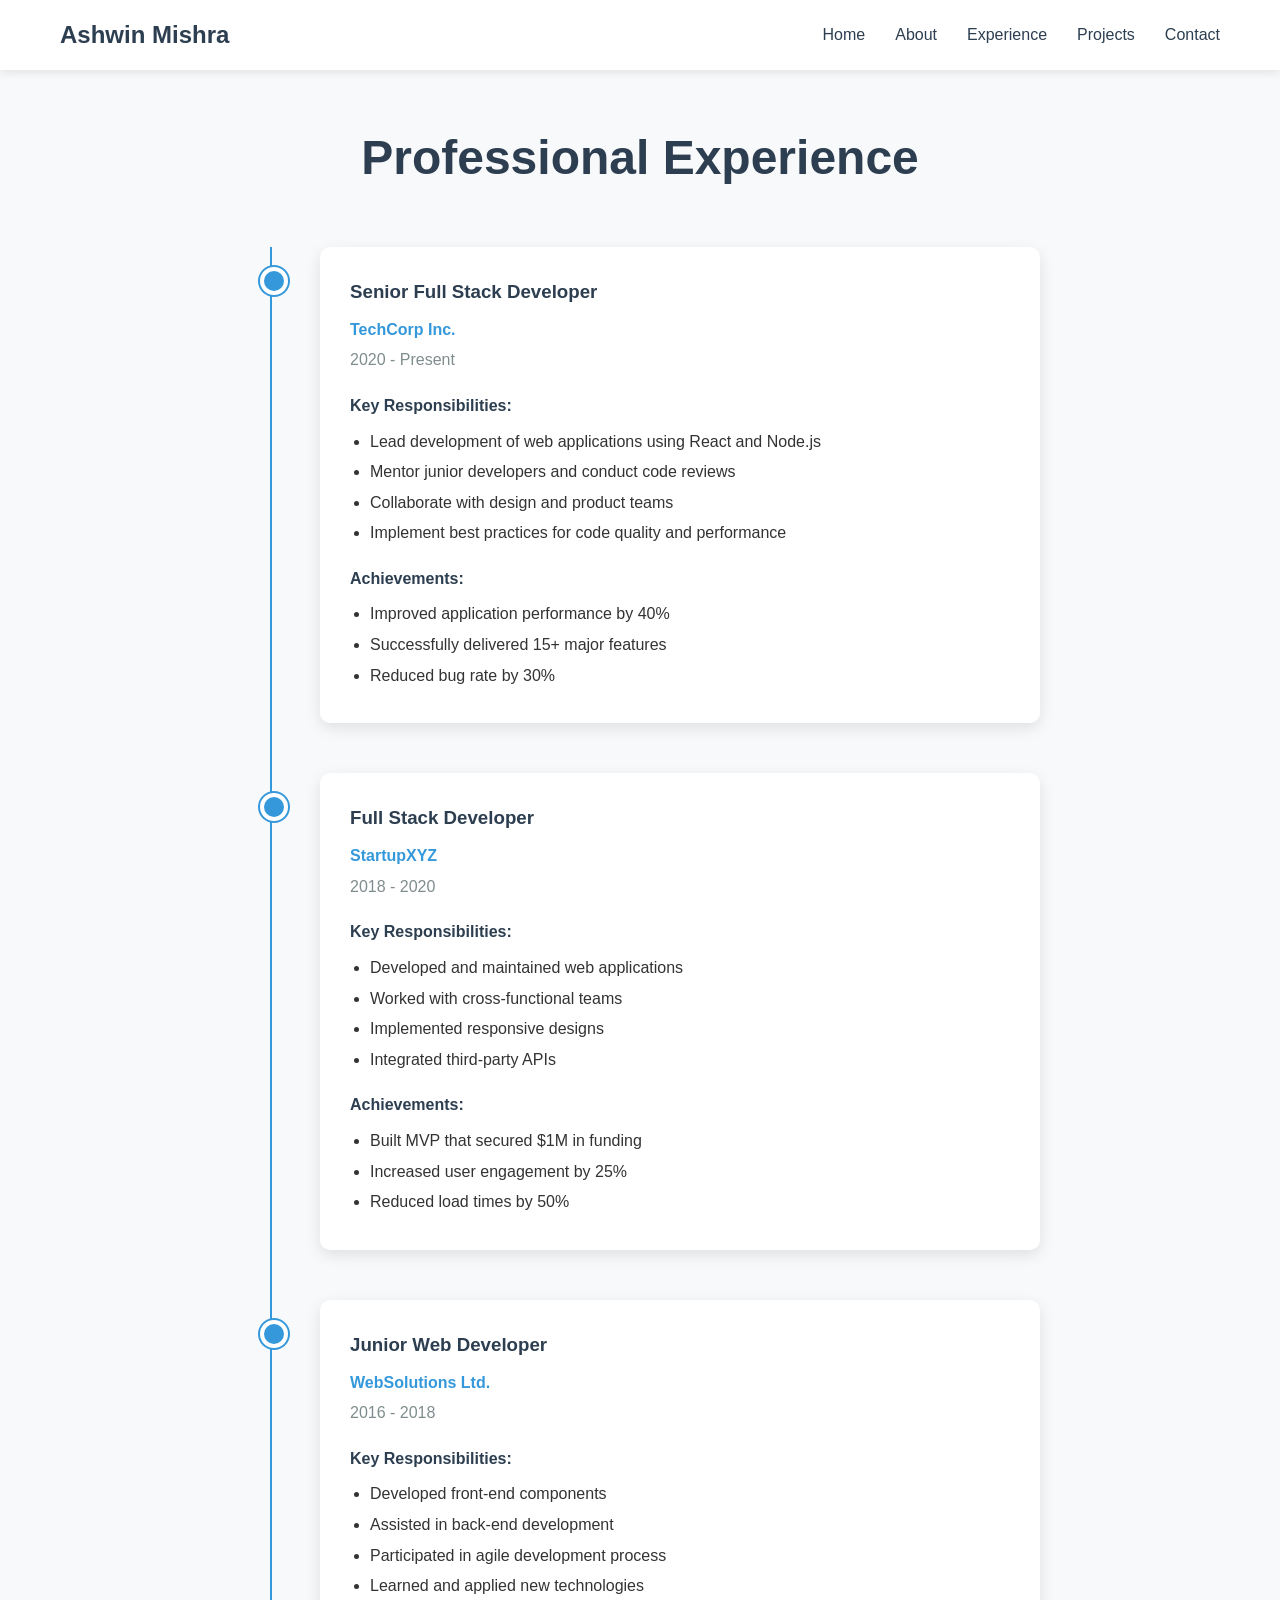
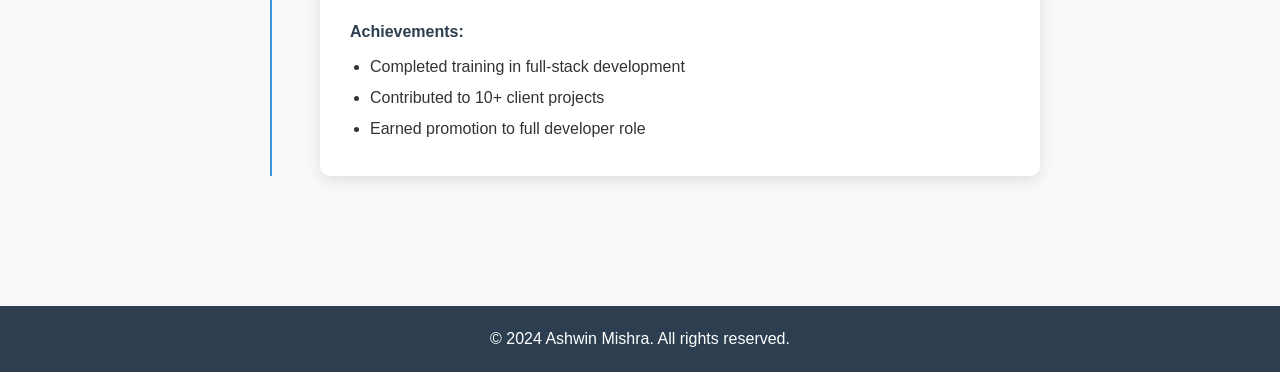
<file: portfolio-website/experience.html>
<!DOCTYPE html>
<html lang="en">
<head>
    <meta charset="UTF-8">
    <meta name="viewport" content="width=device-width, initial-scale=1.0">
    <title>Experience - Ashwin Mishra</title>
    <meta name="description" content="Explore Ashwin Mishra's professional experience and career timeline.">
    <link rel="stylesheet" href="css/style.css">
</head>
<body>
    <header>
        <nav class="navbar">
            <div class="nav-container">
                <div class="nav-logo">
                    <a href="index.html">Ashwin Mishra</a>
                </div>
                <ul class="nav-menu">
                    <li><a href="index.html">Home</a></li>
                    <li><a href="about.html">About</a></li>
                    <li><a href="experience.html">Experience</a></li>
                    <li><a href="projects.html">Projects</a></li>
                    <li><a href="contact.html">Contact</a></li>
                </ul>
                <div class="hamburger">
                    <span class="bar"></span>
                    <span class="bar"></span>
                    <span class="bar"></span>
                </div>
            </div>
        </nav>
    </header>

    <main>
        <section class="experience-section">
            <div class="container">
                <h1>Professional Experience</h1>
                <div class="timeline">
                    <div class="timeline-item">
                        <div class="timeline-content">
                            <h3>Senior Full Stack Developer</h3>
                            <p class="company">TechCorp Inc.</p>
                            <p class="duration">2020 - Present</p>
                            <h4>Key Responsibilities:</h4>
                            <ul>
                                <li>Lead development of web applications using React and Node.js</li>
                                <li>Mentor junior developers and conduct code reviews</li>
                                <li>Collaborate with design and product teams</li>
                                <li>Implement best practices for code quality and performance</li>
                            </ul>
                            <h4>Achievements:</h4>
                            <ul>
                                <li>Improved application performance by 40%</li>
                                <li>Successfully delivered 15+ major features</li>
                                <li>Reduced bug rate by 30%</li>
                            </ul>
                        </div>
                    </div>
                    
                    <div class="timeline-item">
                        <div class="timeline-content">
                            <h3>Full Stack Developer</h3>
                            <p class="company">StartupXYZ</p>
                            <p class="duration">2018 - 2020</p>
                            <h4>Key Responsibilities:</h4>
                            <ul>
                                <li>Developed and maintained web applications</li>
                                <li>Worked with cross-functional teams</li>
                                <li>Implemented responsive designs</li>
                                <li>Integrated third-party APIs</li>
                            </ul>
                            <h4>Achievements:</h4>
                            <ul>
                                <li>Built MVP that secured $1M in funding</li>
                                <li>Increased user engagement by 25%</li>
                                <li>Reduced load times by 50%</li>
                            </ul>
                        </div>
                    </div>
                    
                    <div class="timeline-item">
                        <div class="timeline-content">
                            <h3>Junior Web Developer</h3>
                            <p class="company">WebSolutions Ltd.</p>
                            <p class="duration">2016 - 2018</p>
                            <h4>Key Responsibilities:</h4>
                            <ul>
                                <li>Developed front-end components</li>
                                <li>Assisted in back-end development</li>
                                <li>Participated in agile development process</li>
                                <li>Learned and applied new technologies</li>
                            </ul>
                            <h4>Achievements:</h4>
                            <ul>
                                <li>Completed training in full-stack development</li>
                                <li>Contributed to 10+ client projects</li>
                                <li>Earned promotion to full developer role</li>
                            </ul>
                        </div>
                    </div>
                </div>
            </div>
        </section>
    </main>

    <footer>
        <div class="container">
            <p>&copy; 2024 Ashwin Mishra. All rights reserved.</p>
        </div>
    </footer>

    <script src="js/script.js"></script>
</body>
</html>
</file>
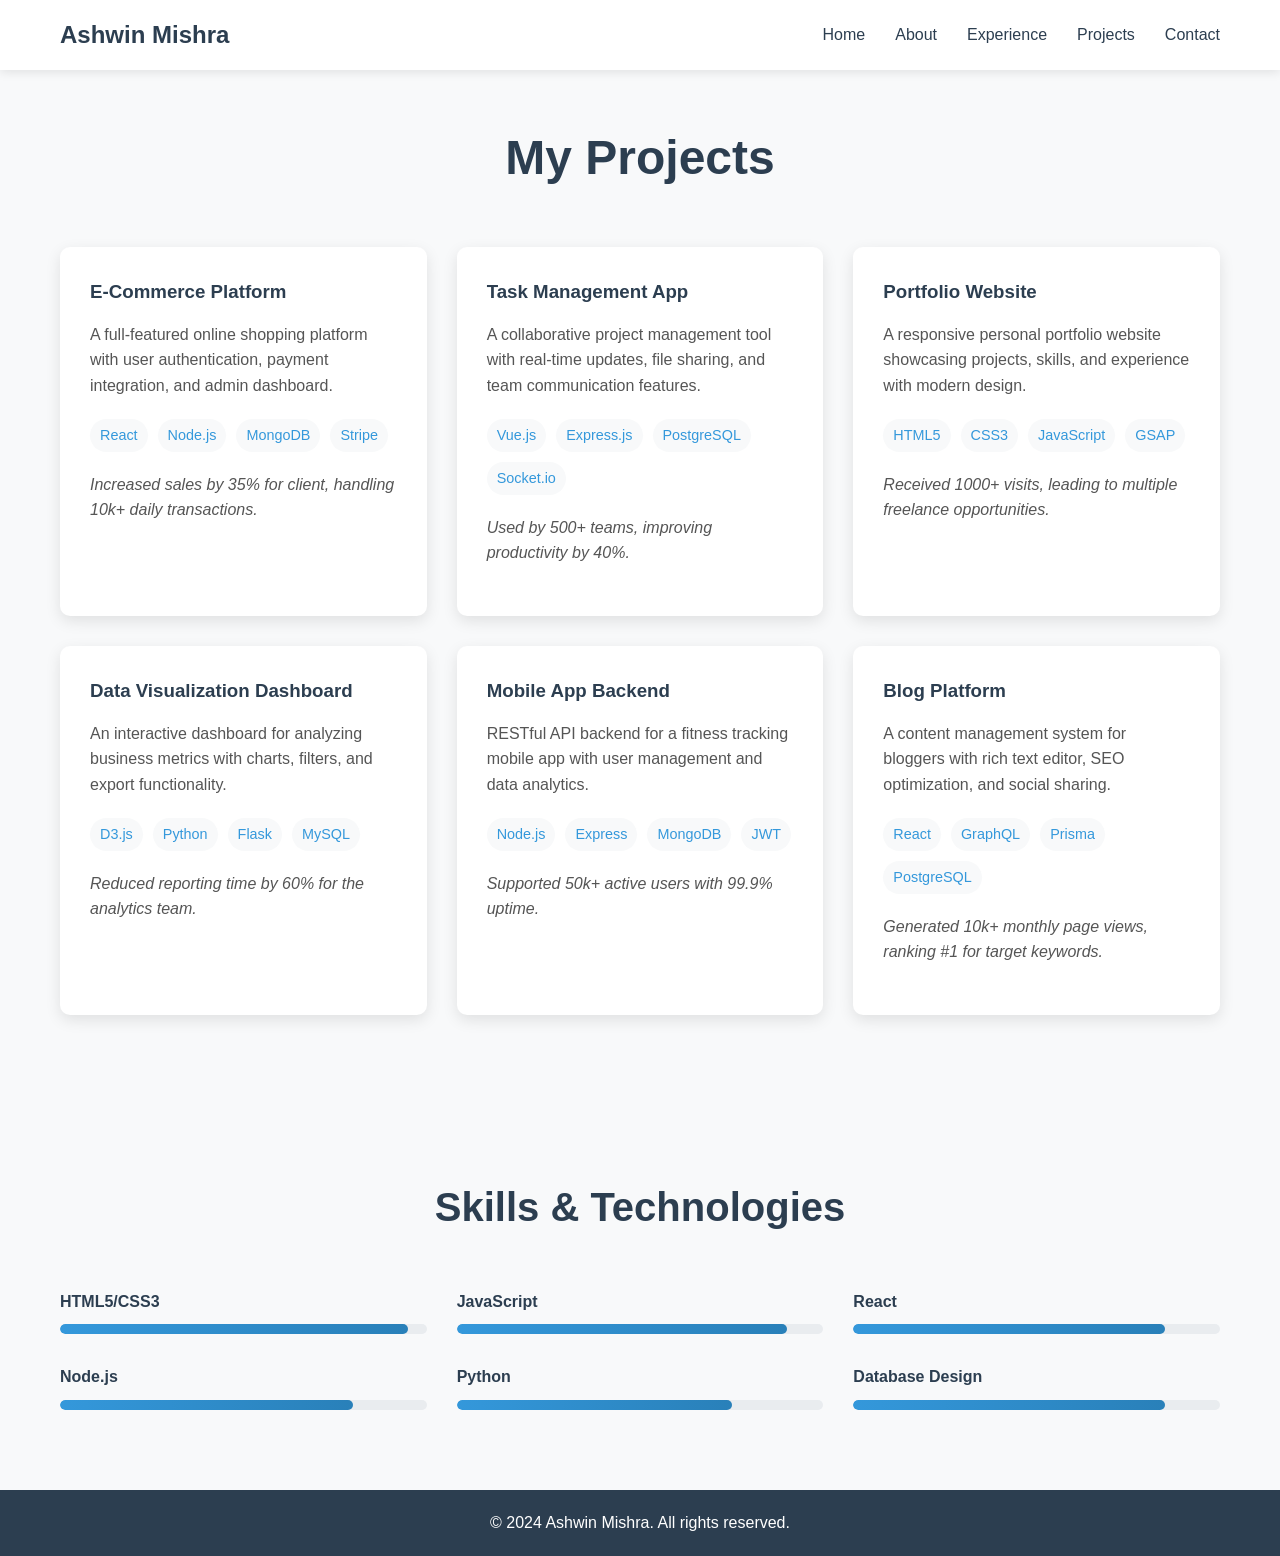
<file: portfolio-website/projects.html>
<!DOCTYPE html>
<html lang="en">
<head>
    <meta charset="UTF-8">
    <meta name="viewport" content="width=device-width, initial-scale=1.0">
    <title>Projects - Ashwin Mishra</title>
    <meta name="description" content="Explore Ashwin Mishra's portfolio of projects and work samples.">
    <link rel="stylesheet" href="css/style.css">
</head>
<body>
    <header>
        <nav class="navbar">
            <div class="nav-container">
                <div class="nav-logo">
                    <a href="index.html">Ashwin Mishra</a>
                </div>
                <ul class="nav-menu">
                    <li><a href="index.html">Home</a></li>
                    <li><a href="about.html">About</a></li>
                    <li><a href="experience.html">Experience</a></li>
                    <li><a href="projects.html">Projects</a></li>
                    <li><a href="contact.html">Contact</a></li>
                </ul>
                <div class="hamburger">
                    <span class="bar"></span>
                    <span class="bar"></span>
                    <span class="bar"></span>
                </div>
            </div>
        </nav>
    </header>

    <main>
        <section class="projects-section">
            <div class="container">
                <h1>My Projects</h1>
                <div class="projects-grid">
                    <div class="project-card">
                        <h3>E-Commerce Platform</h3>
                        <p>A full-featured online shopping platform with user authentication, payment integration, and admin dashboard.</p>
                        <div class="technologies">
                            <span>React</span>
                            <span>Node.js</span>
                            <span>MongoDB</span>
                            <span>Stripe</span>
                        </div>
                        <p class="impact">Increased sales by 35% for client, handling 10k+ daily transactions.</p>
                    </div>
                    
                    <div class="project-card">
                        <h3>Task Management App</h3>
                        <p>A collaborative project management tool with real-time updates, file sharing, and team communication features.</p>
                        <div class="technologies">
                            <span>Vue.js</span>
                            <span>Express.js</span>
                            <span>PostgreSQL</span>
                            <span>Socket.io</span>
                        </div>
                        <p class="impact">Used by 500+ teams, improving productivity by 40%.</p>
                    </div>
                    
                    <div class="project-card">
                        <h3>Portfolio Website</h3>
                        <p>A responsive personal portfolio website showcasing projects, skills, and experience with modern design.</p>
                        <div class="technologies">
                            <span>HTML5</span>
                            <span>CSS3</span>
                            <span>JavaScript</span>
                            <span>GSAP</span>
                        </div>
                        <p class="impact">Received 1000+ visits, leading to multiple freelance opportunities.</p>
                    </div>
                    
                    <div class="project-card">
                        <h3>Data Visualization Dashboard</h3>
                        <p>An interactive dashboard for analyzing business metrics with charts, filters, and export functionality.</p>
                        <div class="technologies">
                            <span>D3.js</span>
                            <span>Python</span>
                            <span>Flask</span>
                            <span>MySQL</span>
                        </div>
                        <p class="impact">Reduced reporting time by 60% for the analytics team.</p>
                    </div>
                    
                    <div class="project-card">
                        <h3>Mobile App Backend</h3>
                        <p>RESTful API backend for a fitness tracking mobile app with user management and data analytics.</p>
                        <div class="technologies">
                            <span>Node.js</span>
                            <span>Express</span>
                            <span>MongoDB</span>
                            <span>JWT</span>
                        </div>
                        <p class="impact">Supported 50k+ active users with 99.9% uptime.</p>
                    </div>
                    
                    <div class="project-card">
                        <h3>Blog Platform</h3>
                        <p>A content management system for bloggers with rich text editor, SEO optimization, and social sharing.</p>
                        <div class="technologies">
                            <span>React</span>
                            <span>GraphQL</span>
                            <span>Prisma</span>
                            <span>PostgreSQL</span>
                        </div>
                        <p class="impact">Generated 10k+ monthly page views, ranking #1 for target keywords.</p>
                    </div>
                </div>
            </div>
        </section>

        <section class="skills-section">
            <div class="container">
                <h2>Skills & Technologies</h2>
                <div class="skills-grid">
                    <div class="skill-item">
                        <h4>HTML5/CSS3</h4>
                        <div class="progress-bar">
                            <div class="progress" style="width: 95%"></div>
                        </div>
                    </div>
                    <div class="skill-item">
                        <h4>JavaScript</h4>
                        <div class="progress-bar">
                            <div class="progress" style="width: 90%"></div>
                        </div>
                    </div>
                    <div class="skill-item">
                        <h4>React</h4>
                        <div class="progress-bar">
                            <div class="progress" style="width: 85%"></div>
                        </div>
                    </div>
                    <div class="skill-item">
                        <h4>Node.js</h4>
                        <div class="progress-bar">
                            <div class="progress" style="width: 80%"></div>
                        </div>
                    </div>
                    <div class="skill-item">
                        <h4>Python</h4>
                        <div class="progress-bar">
                            <div class="progress" style="width: 75%"></div>
                        </div>
                    </div>
                    <div class="skill-item">
                        <h4>Database Design</h4>
                        <div class="progress-bar">
                            <div class="progress" style="width: 85%"></div>
                        </div>
                    </div>
                </div>
            </div>
        </section>
    </main>

    <footer>
        <div class="container">
            <p>&copy; 2024 Ashwin Mishra. All rights reserved.</p>
        </div>
    </footer>

    <script src="js/script.js"></script>
</body>
</html>
</file>
<file: css/style.css>
/* Reset and Base Styles */
* {
    margin: 0;
    padding: 0;
    box-sizing: border-box;
}

body {
    font-family: 'Segoe UI', Tahoma, Geneva, Verdana, sans-serif;
    line-height: 1.6;
    color: #333;
    background-color: #f8f9fa;
}

.container {
    max-width: 1200px;
    margin: 0 auto;
    padding: 0 20px;
}

/* Navigation */
.navbar {
    background-color: #fff;
    box-shadow: 0 2px 10px rgba(0, 0, 0, 0.1);
    position: fixed;
    top: 0;
    width: 100%;
    z-index: 1000;
}

.nav-container {
    max-width: 1200px;
    margin: 0 auto;
    padding: 0 20px;
    display: flex;
    justify-content: space-between;
    align-items: center;
    height: 70px;
}

.nav-logo a {
    font-size: 1.5rem;
    font-weight: bold;
    color: #2c3e50;
    text-decoration: none;
}

.nav-menu {
    display: flex;
    list-style: none;
}

.nav-menu li {
    margin-left: 30px;
}

.nav-menu a {
    color: #2c3e50;
    text-decoration: none;
    font-weight: 500;
    transition: color 0.3s ease;
}

.nav-menu a:hover {
    color: #3498db;
}

.hamburger {
    display: none;
    flex-direction: column;
    cursor: pointer;
}

.bar {
    width: 25px;
    height: 3px;
    background-color: #2c3e50;
    margin: 3px 0;
    transition: 0.3s;
}

/* Hero Section */
.hero-section {
    background: linear-gradient(135deg, #667eea 0%, #764ba2 100%);
    color: white;
    padding: 120px 0 80px;
    min-height: 100vh;
    display: flex;
    align-items: center;
}

.hero-container {
    max-width: 1200px;
    margin: 0 auto;
    padding: 0 20px;
    display: flex;
    align-items: center;
    justify-content: space-between;
    flex-wrap: wrap;
}

.hero-content {
    flex: 1;
    min-width: 300px;
}

.hero-content h1 {
    font-size: 3.5rem;
    margin-bottom: 10px;
    font-weight: 700;
}

.hero-content h2 {
    font-size: 2rem;
    margin-bottom: 20px;
    opacity: 0.9;
}

.hero-content p {
    font-size: 1.2rem;
    margin-bottom: 30px;
    opacity: 0.8;
}

.hero-buttons {
    display: flex;
    gap: 20px;
}

.btn {
    padding: 12px 30px;
    border: none;
    border-radius: 5px;
    text-decoration: none;
    font-weight: 600;
    transition: all 0.3s ease;
    cursor: pointer;
    display: inline-block;
}

.btn-primary {
    background-color: #3498db;
    color: white;
}

.btn-primary:hover {
    background-color: #2980b9;
    transform: translateY(-2px);
}

.btn-secondary {
    background-color: transparent;
    color: white;
    border: 2px solid white;
}

.btn-secondary:hover {
    background-color: white;
    color: #667eea;
}

.hero-image {
    flex: 1;
    text-align: center;
    min-width: 300px;
}

.profile-img {
    width: 300px;
    height: 300px;
    border-radius: 50%;
    object-fit: cover;
    border: 5px solid white;
    box-shadow: 0 10px 30px rgba(0, 0, 0, 0.2);
}

/* Highlights Section */
.highlights-section {
    padding: 80px 0;
    background-color: #fff;
}

.highlights-section h2 {
    text-align: center;
    margin-bottom: 50px;
    font-size: 2.5rem;
    color: #2c3e50;
}

.highlights-grid {
    display: grid;
    grid-template-columns: repeat(auto-fit, minmax(250px, 1fr));
    gap: 30px;
}

.highlight-card {
    background-color: #f8f9fa;
    padding: 40px 30px;
    border-radius: 10px;
    text-align: center;
    box-shadow: 0 5px 15px rgba(0, 0, 0, 0.1);
    transition: transform 0.3s ease;
}

.highlight-card:hover {
    transform: translateY(-5px);
}

.highlight-card h3 {
    font-size: 2.5rem;
    color: #3498db;
    margin-bottom: 10px;
}

/* Featured Experience */
.featured-experience-section {
    padding: 80px 0;
    background-color: #f8f9fa;
}

.featured-experience-section h2 {
    text-align: center;
    margin-bottom: 50px;
    font-size: 2.5rem;
    color: #2c3e50;
}

.experience-card {
    background-color: #fff;
    padding: 40px;
    border-radius: 10px;
    box-shadow: 0 5px 15px rgba(0, 0, 0, 0.1);
    max-width: 800px;
    margin: 0 auto;
}

.experience-card h3 {
    color: #2c3e50;
    margin-bottom: 10px;
}

.experience-card .company {
    color: #3498db;
    font-weight: 600;
    margin-bottom: 5px;
}

.experience-card .duration {
    color: #7f8c8d;
    margin-bottom: 20px;
}

/* CTA Section */
.cta-section {
    padding: 80px 0;
    background: linear-gradient(135deg, #667eea 0%, #764ba2 100%);
    color: white;
    text-align: center;
}

.cta-section h2 {
    font-size: 2.5rem;
    margin-bottom: 20px;
}

.cta-section p {
    font-size: 1.2rem;
    margin-bottom: 30px;
    opacity: 0.9;
}

/* About Section */
.about-section {
    padding: 120px 0 80px;
    background: linear-gradient(135deg, #f8f9fa 0%, #e9ecef 100%);
}

.about-section h1 {
    text-align: center;
    margin-bottom: 50px;
    font-size: 3rem;
    color: #2c3e50;
}

.about-content {
    display: flex;
    flex-direction: column;
    align-items: center;
    gap: 30px;
    max-width: 800px;
    margin: 0 auto;
}

.about-text {
    text-align: center;
    max-width: 600px;
}

.about-text h2 {
    color: #2c3e50;
    margin-bottom: 20px;
    font-size: 1.8rem;
    text-align: center;
}

.about-text h3 {
    text-align: center;
    margin-bottom: 10px;
    font-size: 1.4rem;
    color: #34495e;
}

.about-text p {
    text-align: center;
    margin-bottom: 20px;
}

.about-text ul {
    margin-bottom: 30px;
    padding-left: 20px;
    text-align: center;
    display: inline-block;
}

.about-text li {
    margin-bottom: 10px;
    text-align: left;
}

.about-image {
    order: -1;
    text-align: center;
}

.about-image .profile-img {
    border-radius: 50%;
    box-shadow: 0 10px 30px rgba(0,0,0,0.1);
    border: 5px solid #fff;
}

/* Experience Section */
.experience-section {
    padding: 120px 0 80px;
}

.experience-section h1 {
    text-align: center;
    margin-bottom: 50px;
    font-size: 3rem;
    color: #2c3e50;
}

.timeline {
    position: relative;
    max-width: 800px;
    margin: 0 auto;
}

.timeline::before {
    content: '';
    position: absolute;
    left: 30px;
    top: 0;
    bottom: 0;
    width: 2px;
    background-color: #3498db;
}

.timeline-item {
    margin-bottom: 50px;
    position: relative;
}

.timeline-item::before {
    content: '';
    position: absolute;
    left: 20px;
    top: 20px;
    width: 20px;
    height: 20px;
    background-color: #3498db;
    border-radius: 50%;
    border: 4px solid #fff;
    box-shadow: 0 0 0 2px #3498db;
}

.timeline-content {
    background-color: #fff;
    padding: 30px;
    border-radius: 10px;
    margin-left: 80px;
    box-shadow: 0 5px 15px rgba(0, 0, 0, 0.1);
}

.timeline-content h3 {
    color: #2c3e50;
    margin-bottom: 10px;
}

.timeline-content .company {
    color: #3498db;
    font-weight: 600;
    margin-bottom: 5px;
}

.timeline-content .duration {
    color: #7f8c8d;
    margin-bottom: 20px;
}

.timeline-content h4 {
    color: #2c3e50;
    margin: 20px 0 10px;
}

.timeline-content ul {
    padding-left: 20px;
}

.timeline-content li {
    margin-bottom: 5px;
}

/* Projects Section */
.projects-section {
    padding: 120px 0 80px;
}

.projects-section h1 {
    text-align: center;
    margin-bottom: 50px;
    font-size: 3rem;
    color: #2c3e50;
}

.projects-grid {
    display: grid;
    grid-template-columns: repeat(auto-fit, minmax(350px, 1fr));
    gap: 30px;
}

.project-card {
    background-color: #fff;
    padding: 30px;
    border-radius: 10px;
    box-shadow: 0 5px 15px rgba(0, 0, 0, 0.1);
    transition: transform 0.3s ease;
}

.project-card:hover {
    transform: translateY(-5px);
}

.project-card h3 {
    color: #2c3e50;
    margin-bottom: 15px;
}

.project-card p {
    margin-bottom: 20px;
    color: #555;
}

.technologies {
    display: flex;
    flex-wrap: wrap;
    gap: 10px;
    margin-bottom: 20px;
}

.technologies span {
    background-color: #f8f9fa;
    color: #3498db;
    padding: 5px 10px;
    border-radius: 20px;
    font-size: 0.9rem;
    font-weight: 500;
}

.impact {
    font-style: italic;
    color: #27ae60;
}

/* Skills Section */
.skills-section {
    padding: 80px 0;
    background-color: #f8f9fa;
}

.skills-section h2 {
    text-align: center;
    margin-bottom: 50px;
    font-size: 2.5rem;
    color: #2c3e50;
}

.skills-grid {
    display: grid;
    grid-template-columns: repeat(auto-fit, minmax(300px, 1fr));
    gap: 30px;
}

.skill-item h4 {
    margin-bottom: 10px;
    color: #2c3e50;
}

.progress-bar {
    background-color: #e9ecef;
    height: 10px;
    border-radius: 5px;
    overflow: hidden;
}

.progress {
    height: 100%;
    background: linear-gradient(90deg, #3498db, #2980b9);
    border-radius: 5px;
    transition: width 0.3s ease;
}

/* Contact Section */
.contact-section {
    padding: 120px 0 80px;
}

.contact-section h1 {
    text-align: center;
    margin-bottom: 50px;
    font-size: 3rem;
    color: #2c3e50;
}

.contact-content {
    display: flex;
    gap: 50px;
    flex-wrap: wrap;
}

.contact-form {
    flex: 1;
    min-width: 300px;
}

.contact-form form {
    background-color: #fff;
    padding: 40px;
    border-radius: 10px;
    box-shadow: 0 5px 15px rgba(0, 0, 0, 0.1);
}

.form-group {
    margin-bottom: 20px;
}

.form-group label {
    display: block;
    margin-bottom: 5px;
    color: #2c3e50;
    font-weight: 600;
}

.form-group input,
.form-group textarea {
    width: 100%;
    padding: 12px;
    border: 1px solid #ddd;
    border-radius: 5px;
    font-size: 1rem;
    transition: border-color 0.3s ease;
}

.form-group input:focus,
.form-group textarea:focus {
    outline: none;
    border-color: #3498db;
}

.error {
    color: #e74c3c;
    font-size: 0.9rem;
    margin-top: 5px;
}

.contact-info {
    flex: 1;
    min-width: 300px;
}

.contact-info h2 {
    color: #2c3e50;
    margin-bottom: 30px;
}

.contact-item {
    margin-bottom: 30px;
}

.contact-item h3 {
    color: #3498db;
    margin-bottom: 5px;
}

.contact-item p {
    color: #555;
}

.contact-item a {
    color: #3498db;
    text-decoration: none;
}

.contact-item a:hover {
    text-decoration: underline;
}

/* Footer */
footer {
    background-color: #2c3e50;
    color: white;
    padding: 20px 0;
    text-align: center;
}

/* Responsive Design */
@media (max-width: 768px) {
    .nav-menu {
        position: fixed;
        left: -100%;
        top: 70px;
        flex-direction: column;
        background-color: #fff;
        width: 100%;
        text-align: center;
        transition: 0.3s;
        box-shadow: 0 10px 27px rgba(0, 0, 0, 0.05);
        padding: 20px 0;
    }

    .nav-menu.active {
        left: 0;
    }

    .nav-menu li {
        margin: 15px 0;
    }

    .hamburger {
        display: flex;
    }

    .hero-content h1 {
        font-size: 2.5rem;
    }

    .hero-content h2 {
        font-size: 1.5rem;
    }

    .hero-buttons {
        flex-direction: column;
        align-items: center;
    }

    .hero-image {
        margin-top: 50px;
    }

    .about-content,
    .contact-content {
        flex-direction: column;
    }

    .timeline::before {
        left: 20px;
    }

    .timeline-content {
        margin-left: 60px;
    }

    .projects-grid {
        grid-template-columns: 1fr;
    }

    .skills-grid {
        grid-template-columns: 1fr;
    }
}

@media (max-width: 480px) {
    .hero-content h1 {
        font-size: 2rem;
    }

    .container {
        padding: 0 15px;
    }

    .hero-container,
    .nav-container {
        padding: 0 15px;
    }
}
</file>
<file: portfolio-website/css/style.css>
/* Reset and Base Styles */
* {
    margin: 0;
    padding: 0;
    box-sizing: border-box;
}

body {
    font-family: 'Segoe UI', Tahoma, Geneva, Verdana, sans-serif;
    line-height: 1.6;
    color: #333;
    background-color: #f8f9fa;
}

.container {
    max-width: 1200px;
    margin: 0 auto;
    padding: 0 20px;
}

/* Navigation */
.navbar {
    background-color: #fff;
    box-shadow: 0 2px 10px rgba(0, 0, 0, 0.1);
    position: fixed;
    top: 0;
    width: 100%;
    z-index: 1000;
}

.nav-container {
    max-width: 1200px;
    margin: 0 auto;
    padding: 0 20px;
    display: flex;
    justify-content: space-between;
    align-items: center;
    height: 70px;
}

.nav-logo a {
    font-size: 1.5rem;
    font-weight: bold;
    color: #2c3e50;
    text-decoration: none;
}

.nav-menu {
    display: flex;
    list-style: none;
}

.nav-menu li {
    margin-left: 30px;
}

.nav-menu a {
    color: #2c3e50;
    text-decoration: none;
    font-weight: 500;
    transition: color 0.3s ease;
}

.nav-menu a:hover {
    color: #3498db;
}

.hamburger {
    display: none;
    flex-direction: column;
    cursor: pointer;
}

.bar {
    width: 25px;
    height: 3px;
    background-color: #2c3e50;
    margin: 3px 0;
    transition: 0.3s;
}

/* Hero Section */
.hero-section {
    background: linear-gradient(135deg, #667eea 0%, #764ba2 100%);
    color: white;
    padding: 120px 0 80px;
    min-height: 100vh;
    display: flex;
    align-items: center;
}

.hero-container {
    max-width: 1200px;
    margin: 0 auto;
    padding: 0 20px;
    display: flex;
    align-items: center;
    justify-content: space-between;
    flex-wrap: wrap;
}

.hero-content {
    flex: 1;
    min-width: 300px;
}

.hero-content h1 {
    font-size: 3.5rem;
    margin-bottom: 10px;
    font-weight: 700;
}

.hero-content h2 {
    font-size: 2rem;
    margin-bottom: 20px;
    opacity: 0.9;
}

.hero-content p {
    font-size: 1.2rem;
    margin-bottom: 30px;
    opacity: 0.8;
}

.hero-buttons {
    display: flex;
    gap: 20px;
}

.btn {
    padding: 12px 30px;
    border: none;
    border-radius: 5px;
    text-decoration: none;
    font-weight: 600;
    transition: all 0.3s ease;
    cursor: pointer;
    display: inline-block;
}

.btn-primary {
    background-color: #3498db;
    color: white;
}

.btn-primary:hover {
    background-color: #2980b9;
    transform: translateY(-2px);
}

.btn-secondary {
    background-color: transparent;
    color: white;
    border: 2px solid white;
}

.btn-secondary:hover {
    background-color: white;
    color: #667eea;
}

.hero-image {
    flex: 1;
    text-align: center;
    min-width: 300px;
}

.profile-img {
    width: 300px;
    height: 300px;
    border-radius: 50%;
    object-fit: cover;
    border: 5px solid white;
    box-shadow: 0 10px 30px rgba(0, 0, 0, 0.2);
}

/* Highlights Section */
.highlights-section {
    padding: 80px 0;
    background-color: #fff;
}

.highlights-section h2 {
    text-align: center;
    margin-bottom: 50px;
    font-size: 2.5rem;
    color: #2c3e50;
}

.highlights-grid {
    display: grid;
    grid-template-columns: repeat(auto-fit, minmax(250px, 1fr));
    gap: 30px;
}

.highlight-card {
    background-color: #f8f9fa;
    padding: 40px 30px;
    border-radius: 10px;
    text-align: center;
    box-shadow: 0 5px 15px rgba(0, 0, 0, 0.1);
    transition: transform 0.3s ease;
}

.highlight-card:hover {
    transform: translateY(-5px);
}

.highlight-card h3 {
    font-size: 2.5rem;
    color: #3498db;
    margin-bottom: 10px;
}

/* Featured Experience */
.featured-experience-section {
    padding: 80px 0;
    background-color: #f8f9fa;
}

.featured-experience-section h2 {
    text-align: center;
    margin-bottom: 50px;
    font-size: 2.5rem;
    color: #2c3e50;
}

.experience-card {
    background-color: #fff;
    padding: 40px;
    border-radius: 10px;
    box-shadow: 0 5px 15px rgba(0, 0, 0, 0.1);
    max-width: 800px;
    margin: 0 auto;
}

.experience-card h3 {
    color: #2c3e50;
    margin-bottom: 10px;
}

.experience-card .company {
    color: #3498db;
    font-weight: 600;
    margin-bottom: 5px;
}

.experience-card .duration {
    color: #7f8c8d;
    margin-bottom: 20px;
}

/* CTA Section */
.cta-section {
    padding: 80px 0;
    background: linear-gradient(135deg, #667eea 0%, #764ba2 100%);
    color: white;
    text-align: center;
}

.cta-section h2 {
    font-size: 2.5rem;
    margin-bottom: 20px;
}

.cta-section p {
    font-size: 1.2rem;
    margin-bottom: 30px;
    opacity: 0.9;
}

/* About Section */
.about-section {
    padding: 120px 0 80px;
}

.about-section h1 {
    text-align: center;
    margin-bottom: 50px;
    font-size: 3rem;
    color: #2c3e50;
}

.about-content {
    display: flex;
    align-items: center;
    gap: 50px;
    flex-wrap: wrap;
}

.about-text {
    flex: 1;
    min-width: 300px;
}

.about-text h2 {
    color: #2c3e50;
    margin-bottom: 20px;
    font-size: 1.8rem;
}

.about-text ul {
    margin-bottom: 30px;
    padding-left: 20px;
}

.about-text li {
    margin-bottom: 10px;
}

.about-image {
    flex: 1;
    text-align: center;
    min-width: 300px;
}

/* Experience Section */
.experience-section {
    padding: 120px 0 80px;
}

.experience-section h1 {
    text-align: center;
    margin-bottom: 50px;
    font-size: 3rem;
    color: #2c3e50;
}

.timeline {
    position: relative;
    max-width: 800px;
    margin: 0 auto;
}

.timeline::before {
    content: '';
    position: absolute;
    left: 30px;
    top: 0;
    bottom: 0;
    width: 2px;
    background-color: #3498db;
}

.timeline-item {
    margin-bottom: 50px;
    position: relative;
}

.timeline-item::before {
    content: '';
    position: absolute;
    left: 20px;
    top: 20px;
    width: 20px;
    height: 20px;
    background-color: #3498db;
    border-radius: 50%;
    border: 4px solid #fff;
    box-shadow: 0 0 0 2px #3498db;
}

.timeline-content {
    background-color: #fff;
    padding: 30px;
    border-radius: 10px;
    margin-left: 80px;
    box-shadow: 0 5px 15px rgba(0, 0, 0, 0.1);
}

.timeline-content h3 {
    color: #2c3e50;
    margin-bottom: 10px;
}

.timeline-content .company {
    color: #3498db;
    font-weight: 600;
    margin-bottom: 5px;
}

.timeline-content .duration {
    color: #7f8c8d;
    margin-bottom: 20px;
}

.timeline-content h4 {
    color: #2c3e50;
    margin: 20px 0 10px;
}

.timeline-content ul {
    padding-left: 20px;
}

.timeline-content li {
    margin-bottom: 5px;
}

/* Projects Section */
.projects-section {
    padding: 120px 0 80px;
}

.projects-section h1 {
    text-align: center;
    margin-bottom: 50px;
    font-size: 3rem;
    color: #2c3e50;
}

.projects-grid {
    display: grid;
    grid-template-columns: repeat(auto-fit, minmax(350px, 1fr));
    gap: 30px;
}

.project-card {
    background-color: #fff;
    padding: 30px;
    border-radius: 10px;
    box-shadow: 0 5px 15px rgba(0, 0, 0, 0.1);
    transition: transform 0.3s ease;
}

.project-card:hover {
    transform: translateY(-5px);
}

.project-card h3 {
    color: #2c3e50;
    margin-bottom: 15px;
}

.project-card p {
    margin-bottom: 20px;
    color: #555;
}

.technologies {
    display: flex;
    flex-wrap: wrap;
    gap: 10px;
    margin-bottom: 20px;
}

.technologies span {
    background-color: #f8f9fa;
    color: #3498db;
    padding: 5px 10px;
    border-radius: 20px;
    font-size: 0.9rem;
    font-weight: 500;
}

.impact {
    font-style: italic;
    color: #27ae60;
}

/* Skills Section */
.skills-section {
    padding: 80px 0;
    background-color: #f8f9fa;
}

.skills-section h2 {
    text-align: center;
    margin-bottom: 50px;
    font-size: 2.5rem;
    color: #2c3e50;
}

.skills-grid {
    display: grid;
    grid-template-columns: repeat(auto-fit, minmax(300px, 1fr));
    gap: 30px;
}

.skill-item h4 {
    margin-bottom: 10px;
    color: #2c3e50;
}

.progress-bar {
    background-color: #e9ecef;
    height: 10px;
    border-radius: 5px;
    overflow: hidden;
}

.progress {
    height: 100%;
    background: linear-gradient(90deg, #3498db, #2980b9);
    border-radius: 5px;
    transition: width 0.3s ease;
}

/* Contact Section */
.contact-section {
    padding: 120px 0 80px;
}

.contact-section h1 {
    text-align: center;
    margin-bottom: 50px;
    font-size: 3rem;
    color: #2c3e50;
}

.contact-content {
    display: flex;
    gap: 50px;
    flex-wrap: wrap;
}

.contact-form {
    flex: 1;
    min-width: 300px;
}

.contact-form form {
    background-color: #fff;
    padding: 40px;
    border-radius: 10px;
    box-shadow: 0 5px 15px rgba(0, 0, 0, 0.1);
}

.form-group {
    margin-bottom: 20px;
}

.form-group label {
    display: block;
    margin-bottom: 5px;
    color: #2c3e50;
    font-weight: 600;
}

.form-group input,
.form-group textarea {
    width: 100%;
    padding: 12px;
    border: 1px solid #ddd;
    border-radius: 5px;
    font-size: 1rem;
    transition: border-color 0.3s ease;
}

.form-group input:focus,
.form-group textarea:focus {
    outline: none;
    border-color: #3498db;
}

.error {
    color: #e74c3c;
    font-size: 0.9rem;
    margin-top: 5px;
}

.contact-info {
    flex: 1;
    min-width: 300px;
}

.contact-info h2 {
    color: #2c3e50;
    margin-bottom: 30px;
}

.contact-item {
    margin-bottom: 30px;
}

.contact-item h3 {
    color: #3498db;
    margin-bottom: 5px;
}

.contact-item p {
    color: #555;
}

.contact-item a {
    color: #3498db;
    text-decoration: none;
}

.contact-item a:hover {
    text-decoration: underline;
}

/* Footer */
footer {
    background-color: #2c3e50;
    color: white;
    padding: 20px 0;
    text-align: center;
}

/* Responsive Design */
@media (max-width: 768px) {
    .nav-menu {
        position: fixed;
        left: -100%;
        top: 70px;
        flex-direction: column;
        background-color: #fff;
        width: 100%;
        text-align: center;
        transition: 0.3s;
        box-shadow: 0 10px 27px rgba(0, 0, 0, 0.05);
        padding: 20px 0;
    }

    .nav-menu.active {
        left: 0;
    }

    .nav-menu li {
        margin: 15px 0;
    }

    .hamburger {
        display: flex;
    }

    .hero-content h1 {
        font-size: 2.5rem;
    }

    .hero-content h2 {
        font-size: 1.5rem;
    }

    .hero-buttons {
        flex-direction: column;
        align-items: center;
    }

    .hero-image {
        margin-top: 50px;
    }

    .about-content,
    .contact-content {
        flex-direction: column;
    }

    .timeline::before {
        left: 20px;
    }

    .timeline-content {
        margin-left: 60px;
    }

    .projects-grid {
        grid-template-columns: 1fr;
    }

    .skills-grid {
        grid-template-columns: 1fr;
    }
}

@media (max-width: 480px) {
    .hero-content h1 {
        font-size: 2rem;
    }

    .container {
        padding: 0 15px;
    }

    .hero-container,
    .nav-container {
        padding: 0 15px;
    }
}
</file>
